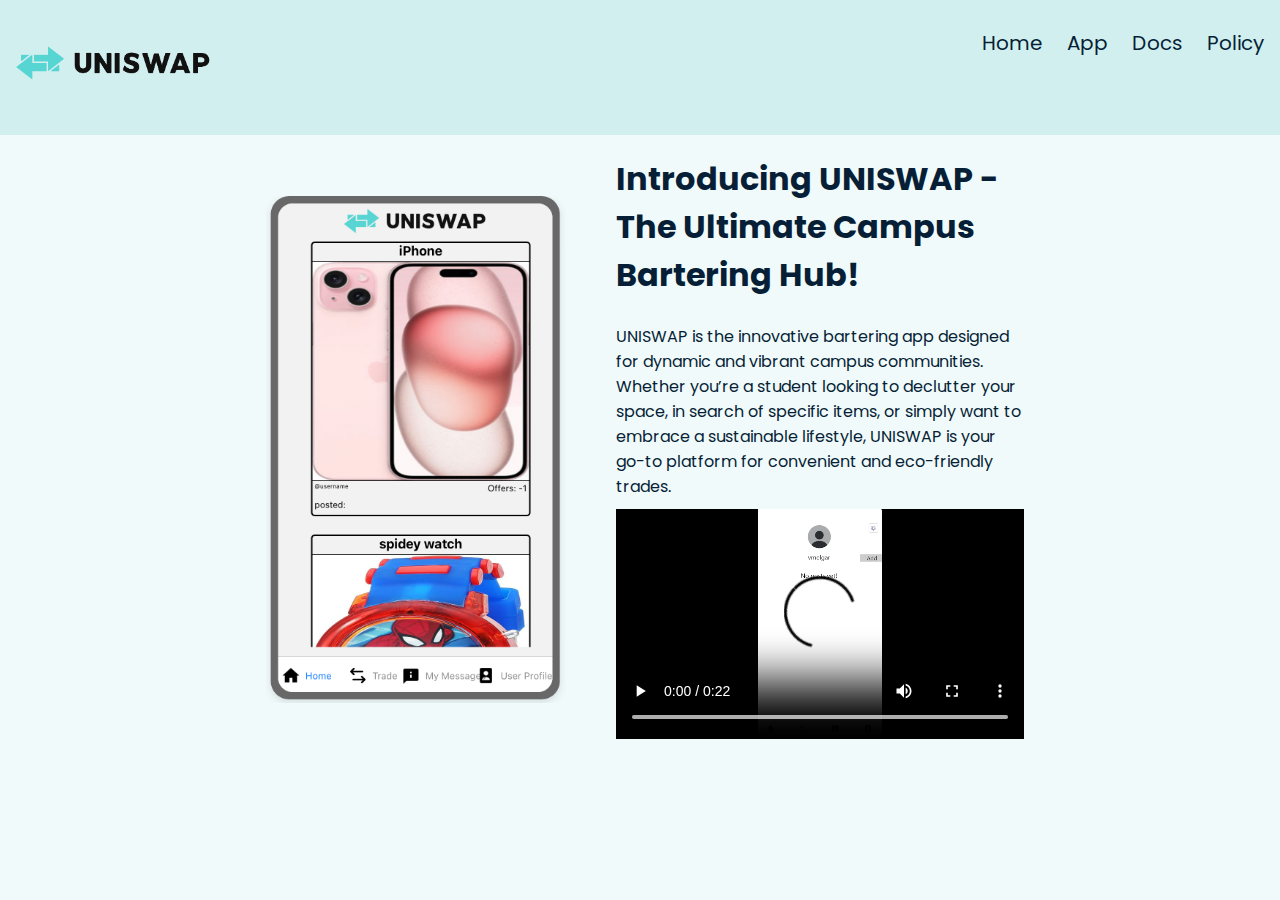
<file: docs/index.html>
<!DOCTYPE html>
<html lang="en">
    <head>
        <meta charset="UTF-8">
        <meta name="viewport" content="width=device-width, initial-scale=1.0">
        <title>UNISWAP</title>
        <link href="styles/style.css" rel="stylesheet" type="text/css" />
        <style>
            @import url('https://fonts.googleapis.com/css2?family=Poppins&display=swap');
        </style>
    </head>
    <body>
        <div class="navbar">
            <img id="logo" src="images/uniswap_logo_transparent.png" width="200" alt="UNISWAP logo with arrows">
            <div class="navlinks">
                <a href="index.html">Home</a>
                <a href="app.html">App</a>
                <a href="docs.html">Docs</a>
                <a href="policy.html">Policy</a>
            </div>
        </div>

        <div class="content">
            <img src="images/feature-graphic.png" id="screenshot">
            <div class="right-content">
                <h1>Introducing UNISWAP - The Ultimate Campus Bartering Hub!</h1>
                <br>
                <p>UNISWAP is the innovative bartering app designed for dynamic and vibrant campus communities. Whether you’re a student looking to declutter your space, in search of specific items, or simply want to embrace a sustainable lifestyle, UNISWAP is your go-to platform for convenient and eco-friendly trades. </p>
                <video autoplay controls>
                    <source src="images/post-create.mp4" type="video/mp4">
                  Your browser does not support the video tag.
                  </video>
            </div>
        </div>

        
    </body>
</html>
</file>
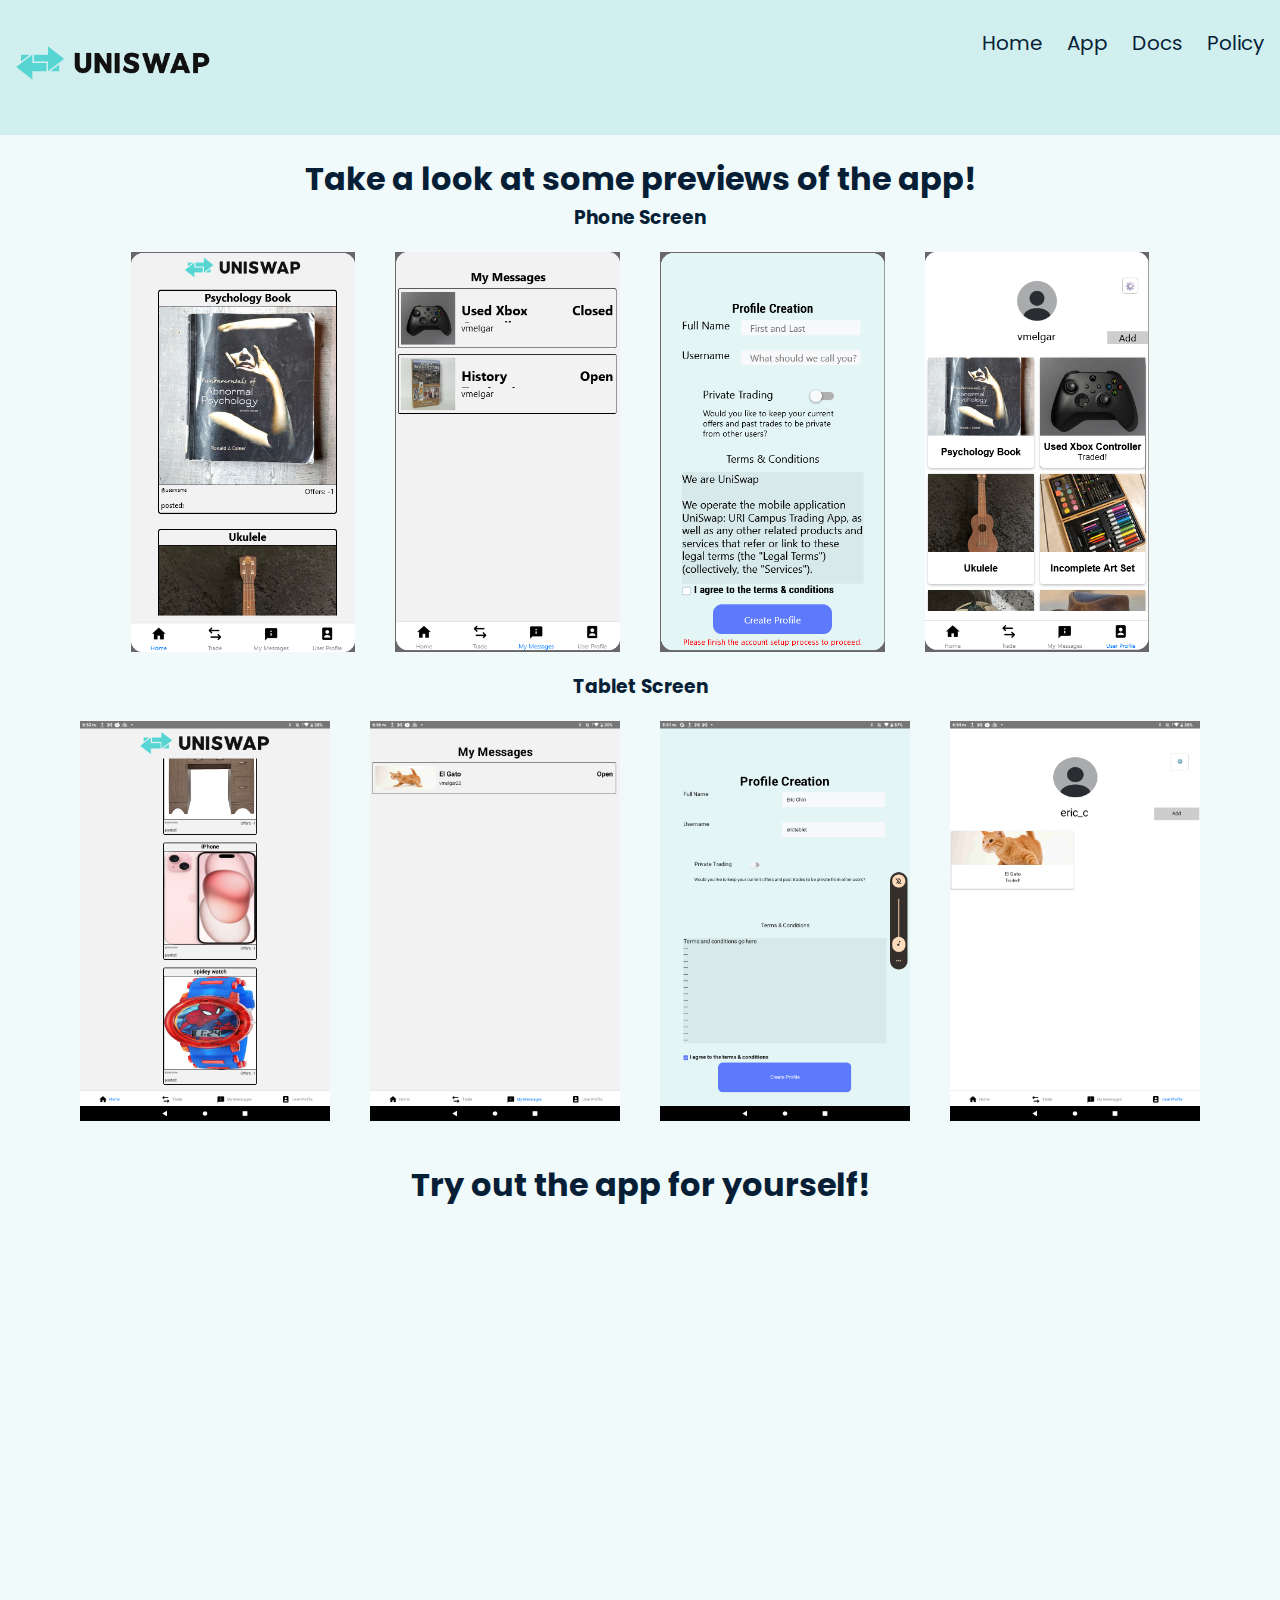
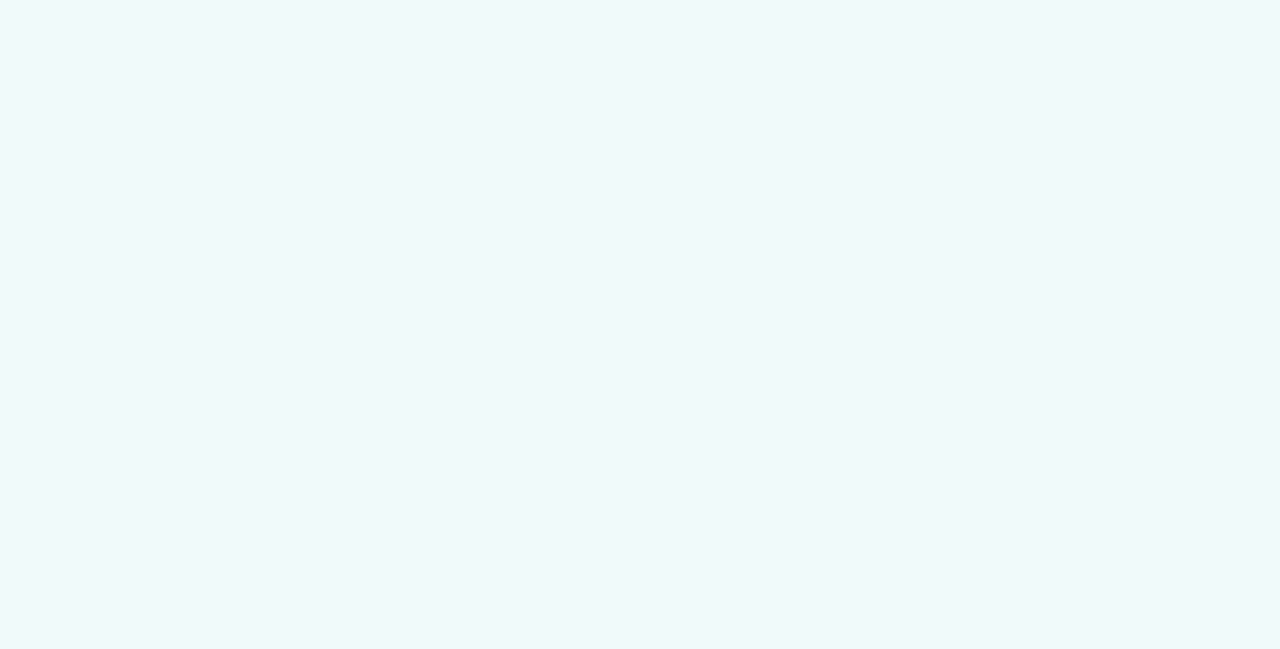
<file: docs/app.html>
<!DOCTYPE html>
<html lang="en">
    <head>
        <meta charset="UTF-8">
        <meta name="viewport" content="width=device-width, initial-scale=1.0">
        <title>UNISWAP App</title>
        <link href="styles/style.css" rel="stylesheet" type="text/css" />
        <style>
            @import url('https://fonts.googleapis.com/css2?family=Poppins&display=swap');
        </style>  
    </head>      
    <body>
        <div class="navbar">
            <img id="logo" src="images/uniswap_logo_transparent.png" width="200" alt="UNISWAP logo with arrows">
            <div class="navlinks">
                <a href="index.html">Home</a>
                <a href="app.html">App</a>
                <a href="docs.html">Docs</a>
                <a href="policy.html">Policy</a>
            </div>
        </div>

        <div id="screenshots">
            <h1>Take a look at some previews of the app!</h1>

            <h3>Phone Screen</h3>
            <div id="phone-screenshots">
                <img src="images/uniswapphone/Home.png" class="phone-screen">
                <img src="images/uniswapphone/messages.png" class="phone-screen">
                <img src="images/uniswapphone/prof-creation.png" class="phone-screen">
                <img src="images/uniswapphone/profile.png" class="phone-screen">
            </div>

            <h3>Tablet Screen</h3>
            <div id="tablet-screenshots">
                <img src="images/uniswaptablet/home.png" class="tablet-screen">
                <img src="images/uniswaptablet/messages.png" class="tablet-screen">
                <img src="images/uniswaptablet/prof-creation.png" class="tablet-screen">
                <img src="images/uniswaptablet/profile.png" class="tablet-screen">
            </div>
        </div>

        <div id="app-content">
            <h1>Try out the app for yourself!</h1>
            <iframe id="web-app" src="https://thunkable.site/w/sCVVhhTfKsmg8AfQndm6o" style="width: 100%; height: 1000px; border: none;"></iframe>
        </div>
        

    </body>
</html>
</file>
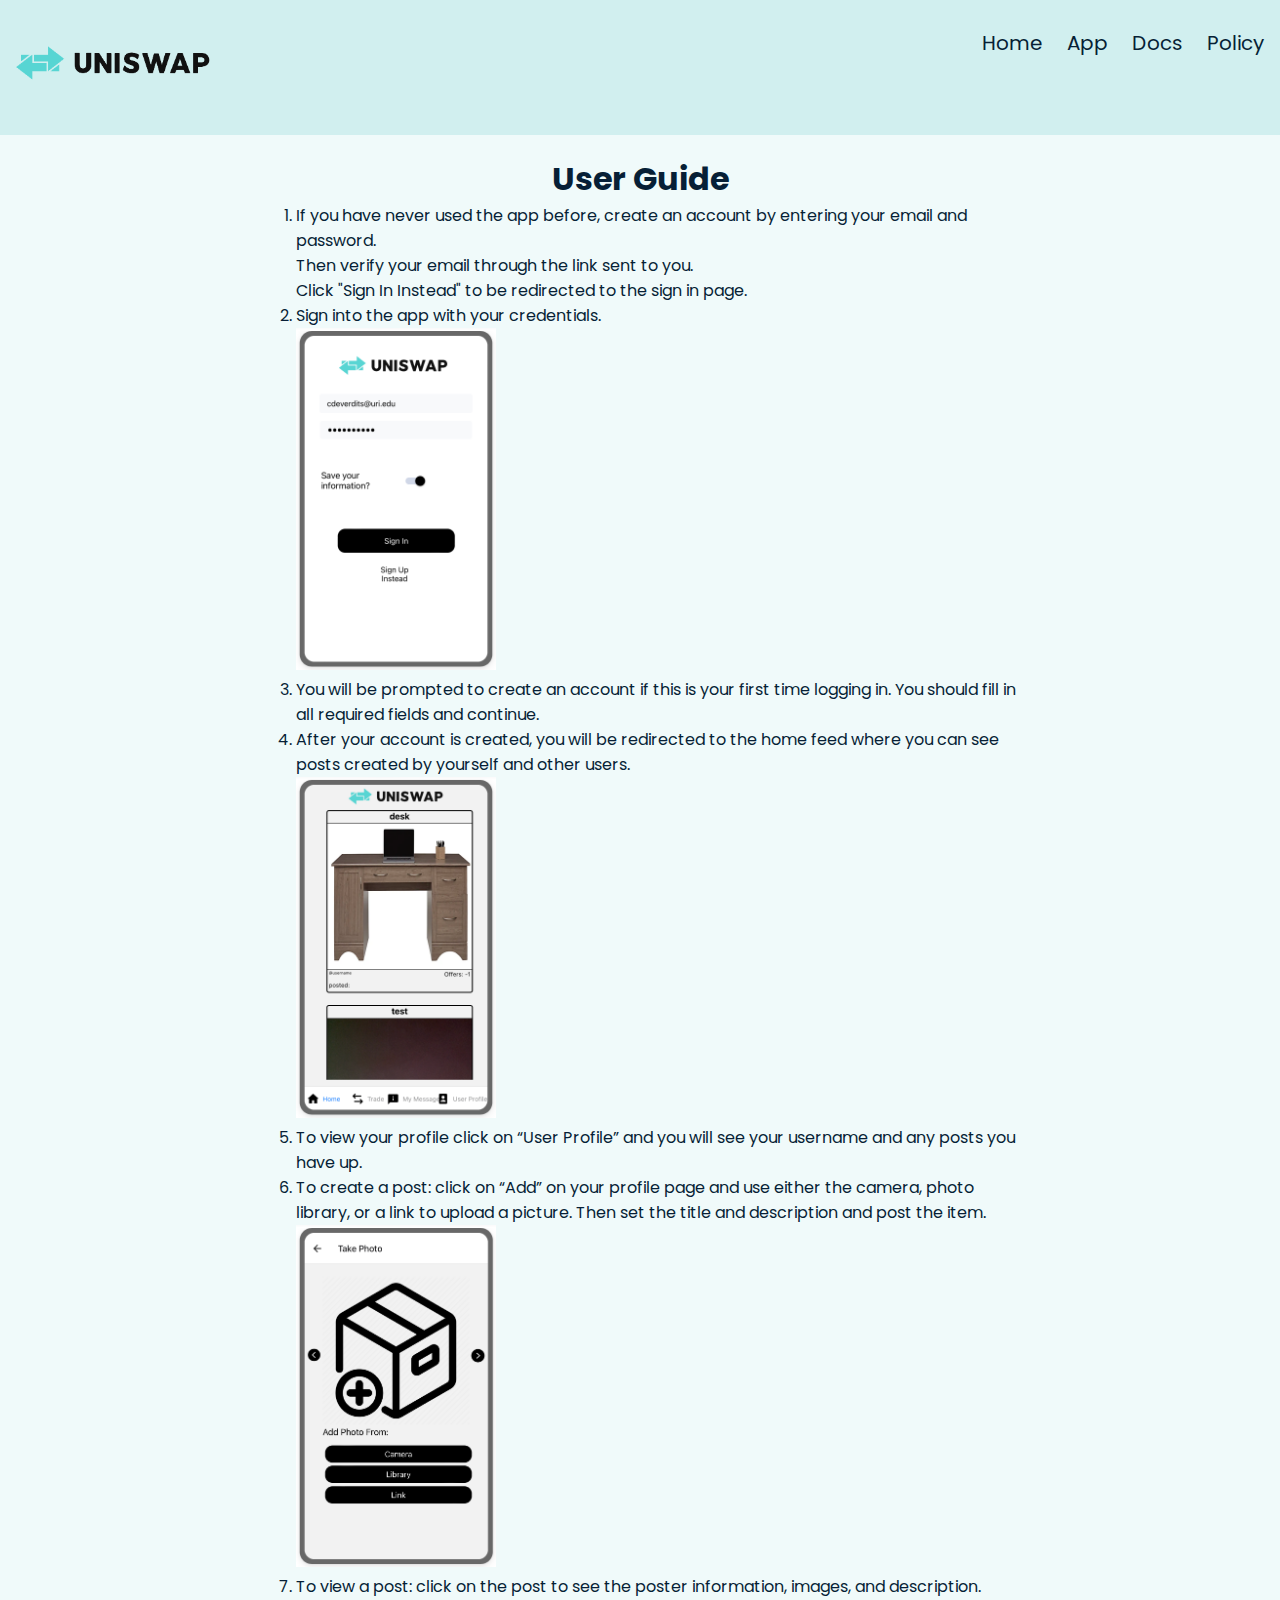
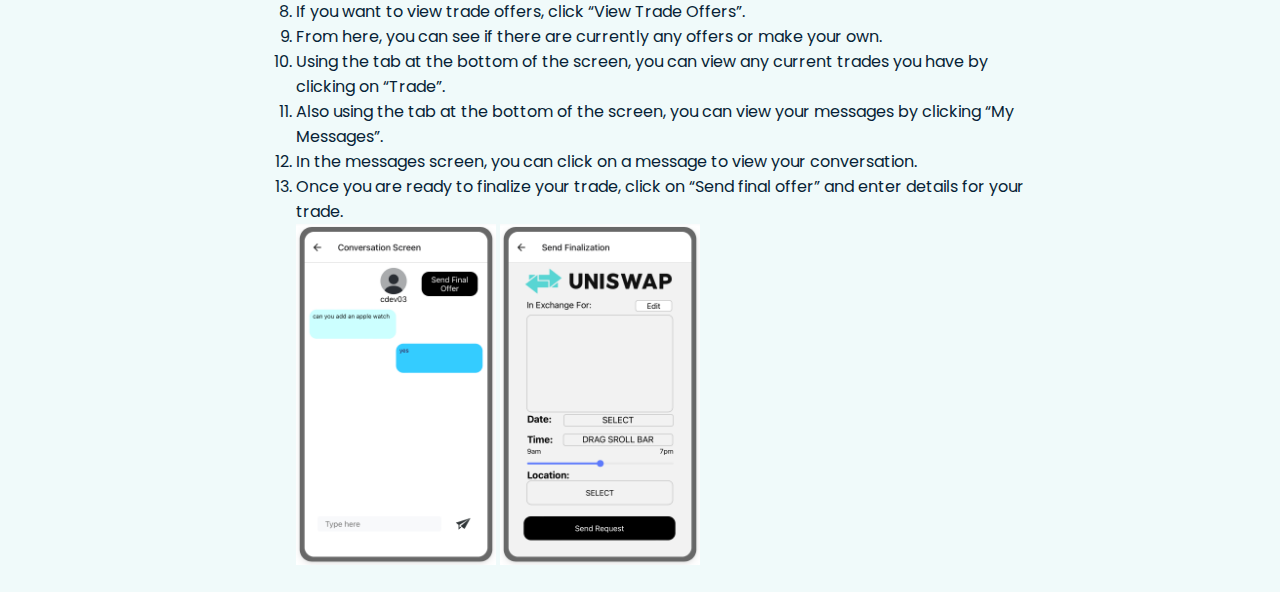
<file: docs/docs.html>
<!DOCTYPE html>
<html lang="en">
    <head>
        <meta charset="UTF-8">
        <meta name="viewport" content="width=device-width, initial-scale=1.0">
        <title>UNISWAP Docs</title>
        <link href="styles/style.css" rel="stylesheet" type="text/css" />
        <style>
            @import url('https://fonts.googleapis.com/css2?family=Poppins&display=swap');
        </style>
    </head>

    <body>
        <div class="navbar">
            <img id="logo" src="images/uniswap_logo_transparent.png" width="200" alt="UNISWAP logo with arrows">
            <div class="navlinks">
                <a href="index.html">Home</a>
                <a href="app.html">App</a>
                <a href="docs.html">Docs</a>
                <a href="policy.html">Policy</a>
            </div>
        </div>

        <div class="content" id="docs">
            <h1>User Guide</h1>
            <ol>
                <li>If you have never used the app before, create an account by entering your email and password.<br>Then verify your email through the link sent to you.<br>Click "Sign In Instead" to be redirected to the sign in page.
                </li>
                <li>Sign into the app with your credentials.</li>
                <img src="images/sign-in.png" class="doc-img">
                <li>You will be prompted to create an account if this is your first time logging in. You should fill in all required fields and continue.
                </li>
                <li>After your account is created, you will be redirected to the home feed where you can see posts created by yourself and other users.</li>
                <img src="images/home.png" class="doc-img">
                <li>To view your profile click on “User Profile” and you will see your username and any posts you have up.</li>
                <li>To create a post: click on “Add” on your profile page and use either the camera, photo library, or a link to upload a picture. Then set the title and description and post the item.
                </li>
                <img src="images/item-create.png" class="doc-img">
                <li>To view a post: click on the post to see the poster information, images, and description. </li>
                <li>If you want to view trade offers, click “View Trade Offers”.</li>
                <li>From here, you can see if there are currently any offers or make your own.</li>
                <li>Using the tab at the bottom of the screen, you can view any current trades you have by clicking on “Trade”.</li>
                <li>Also using the tab at the bottom of the screen, you can view your messages by clicking “My Messages”.</li>
                <li>In the messages screen, you can click on a message to view your conversation.</li>
                <li>Once you are ready to finalize your trade, click on “Send final offer” and enter details for your trade.</li>
                <img src="images/message.png" class="doc-img">
                <img src="images/finalization.png" class="doc-img">
            </ol>
        </div>
        
    </body>
</html>
</file>
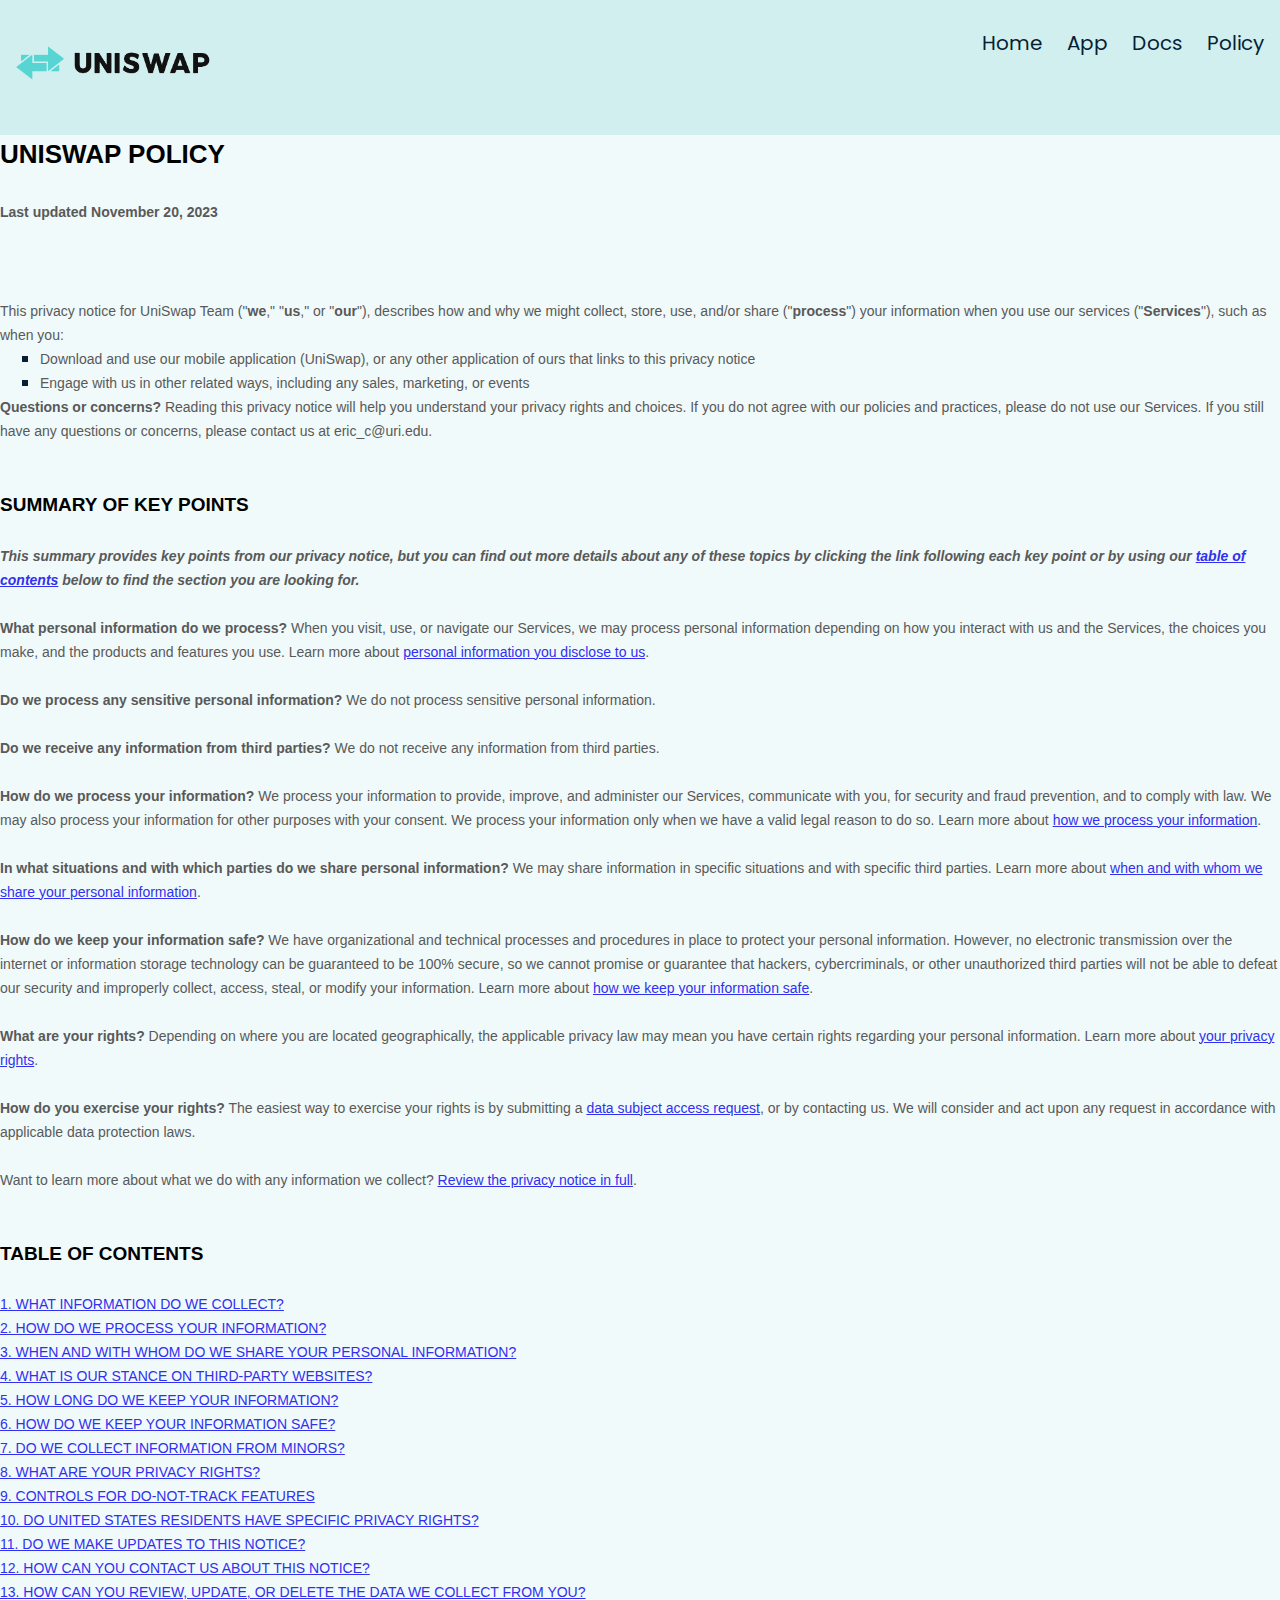
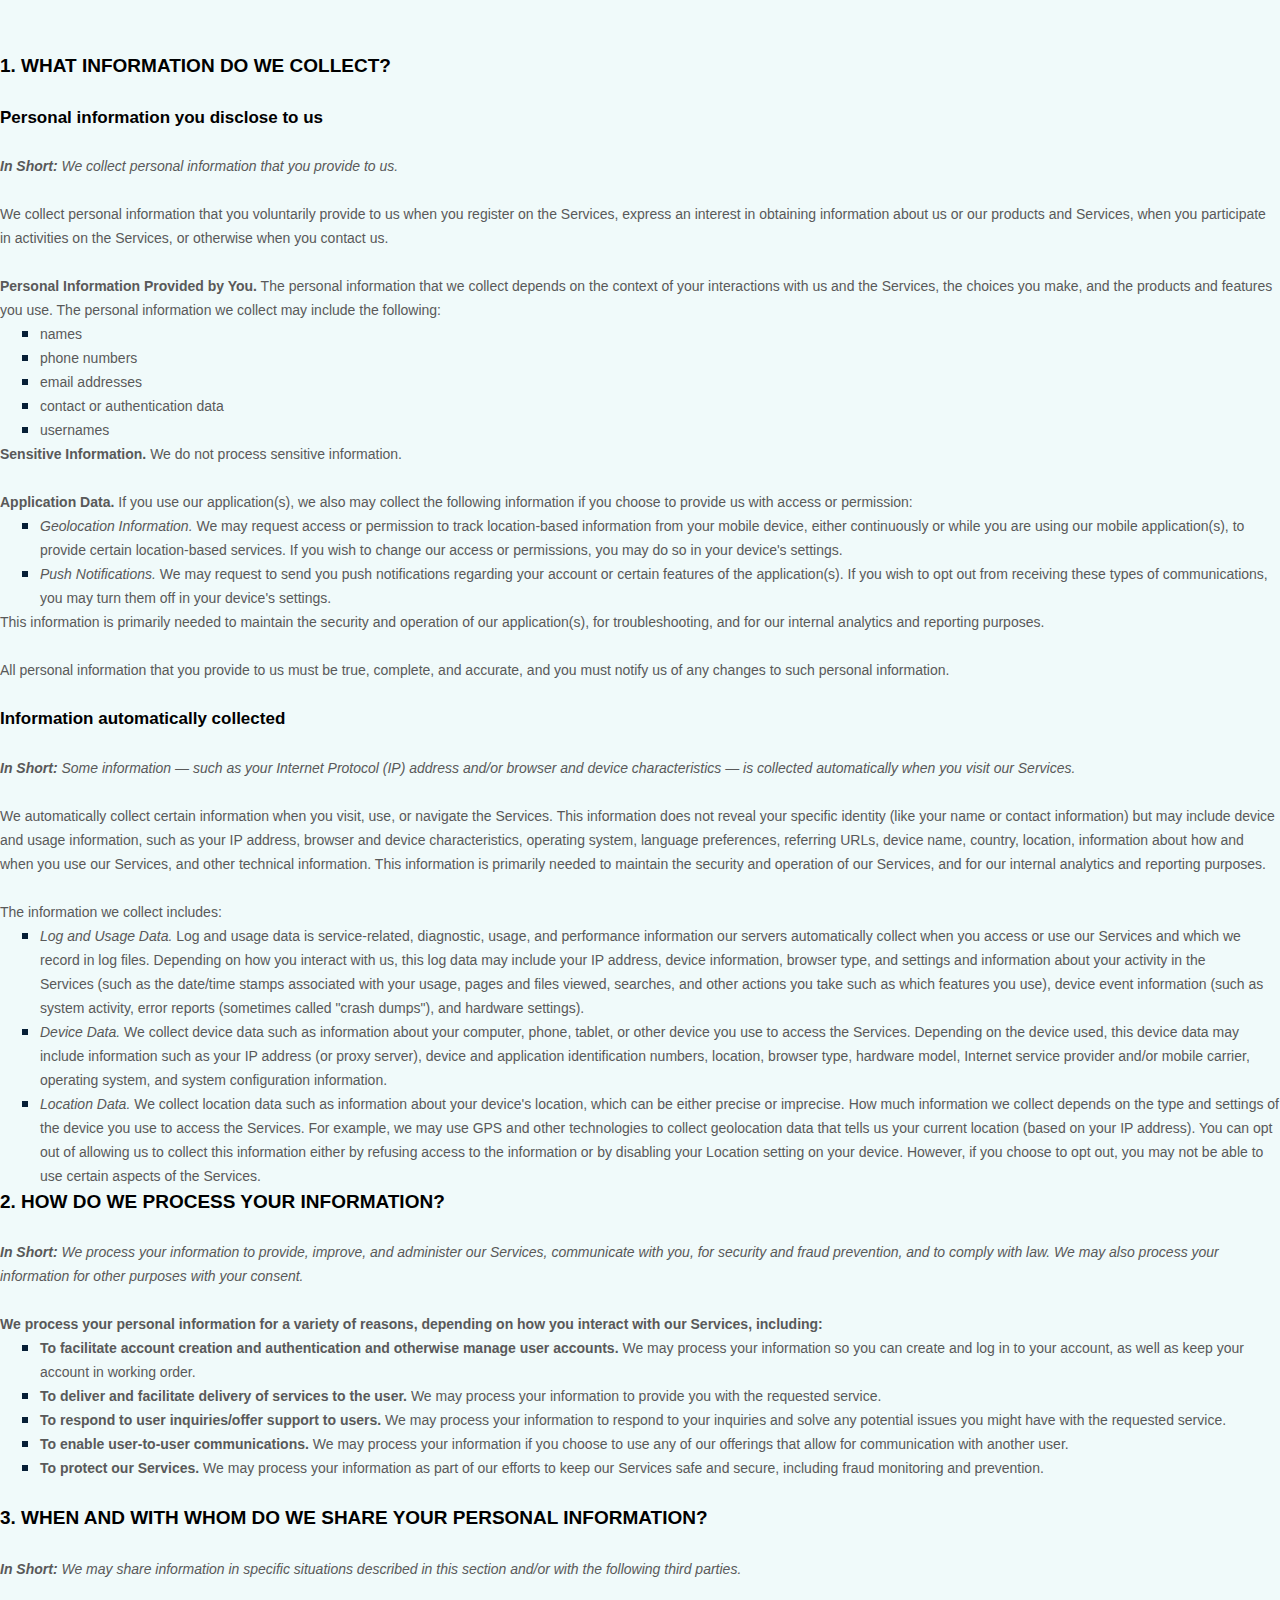
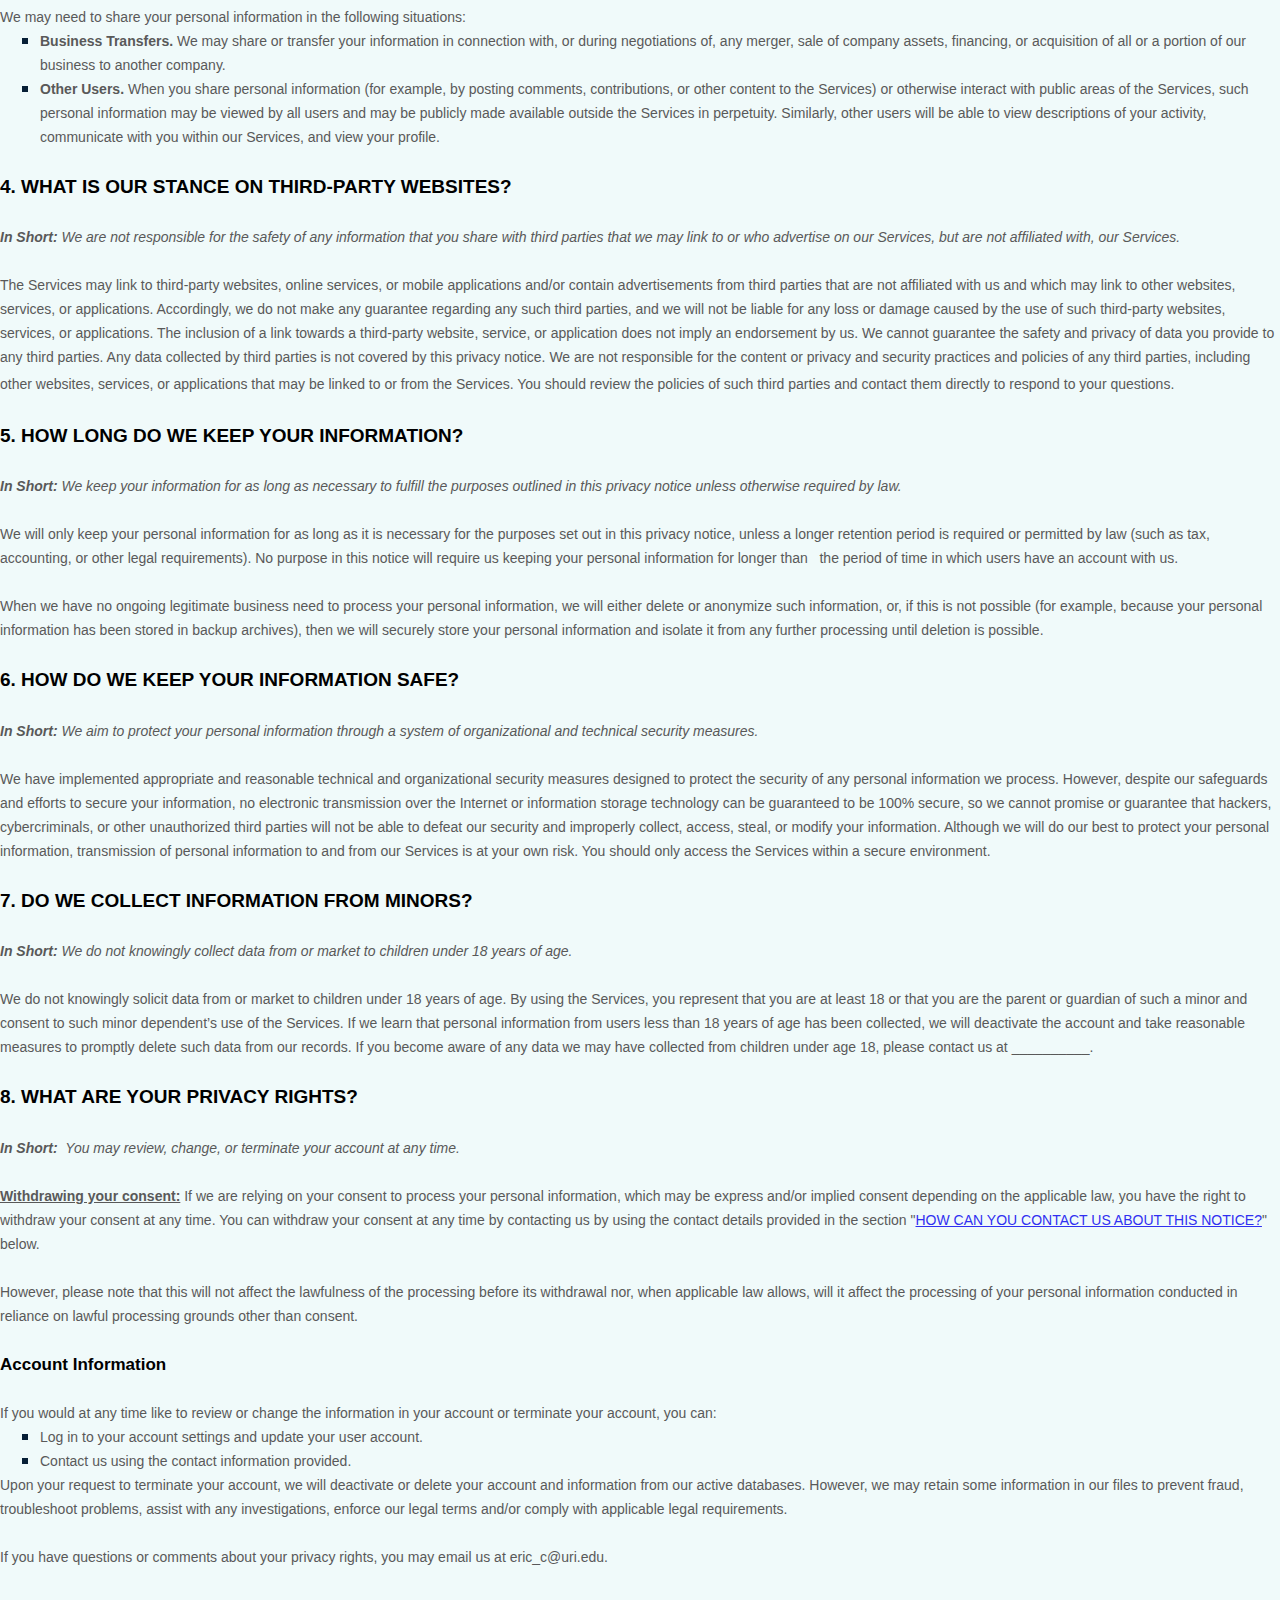
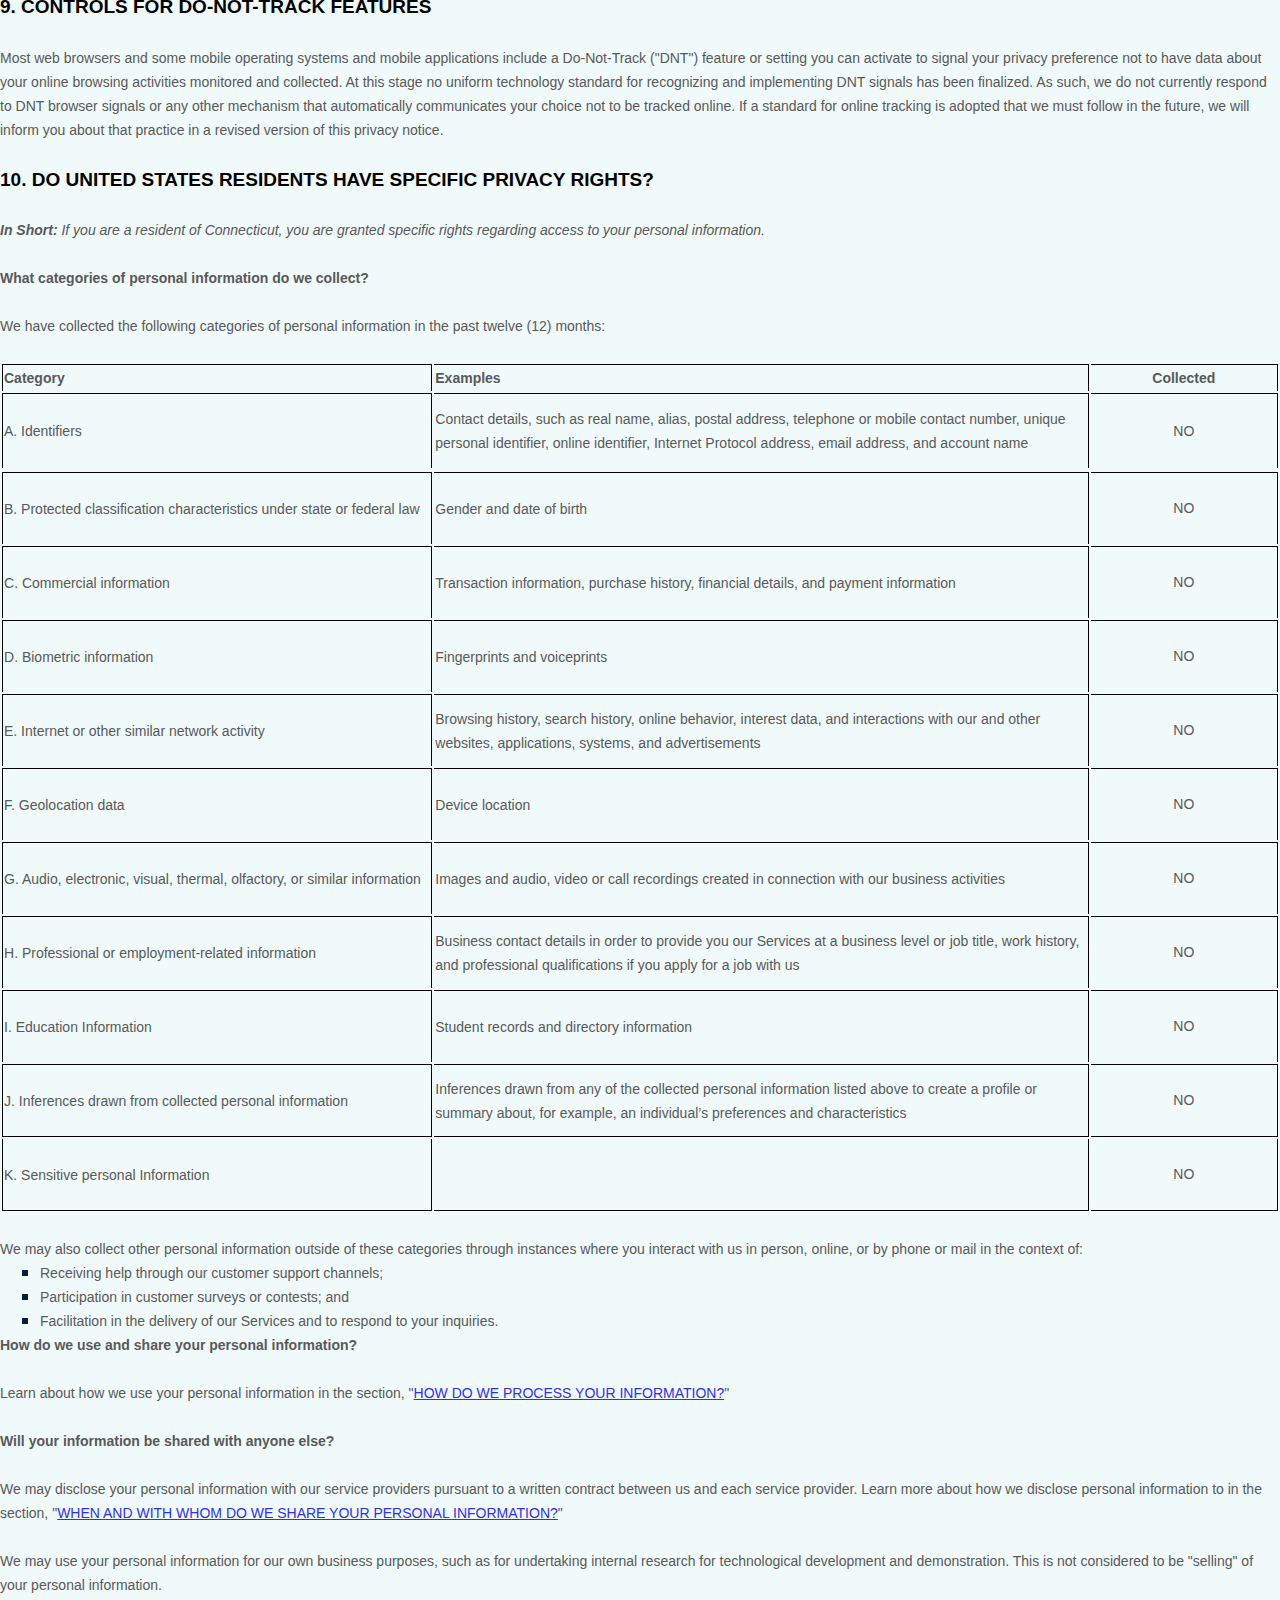
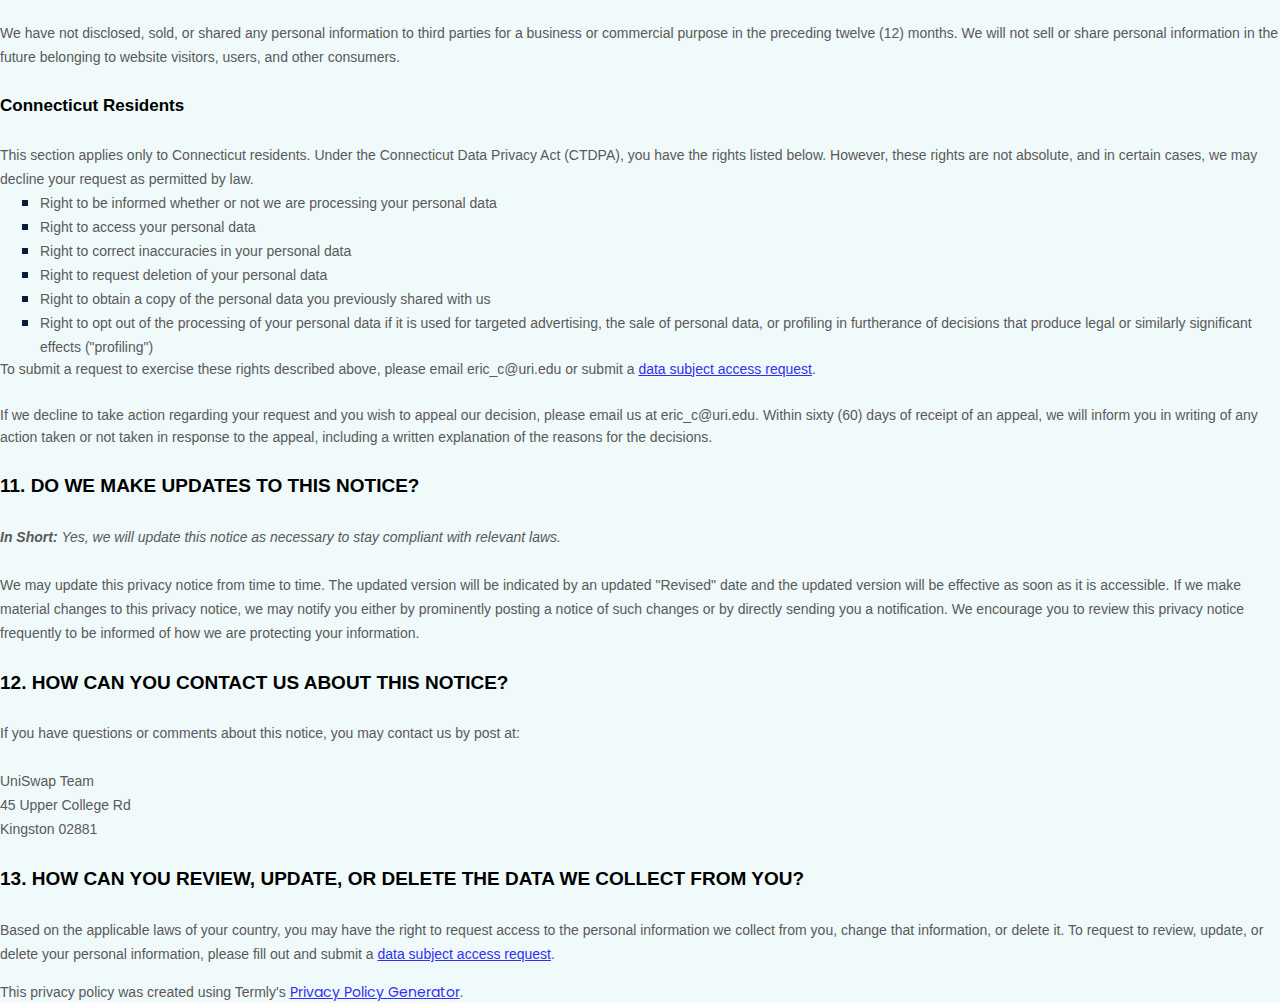
<file: docs/policy.html>
<!DOCTYPE html>
<html lang="en">
        <head>
        <meta charset="UTF-8">
        <meta name="viewport" content="width=device-width, initial-scale=1.0">
        <title>UNISWAP Policy</title>
        <link href="styles/style.css" rel="stylesheet" type="text/css" />
        <style>
                @import url('https://fonts.googleapis.com/css2?family=Poppins&display=swap');
        </style>
        </head>

<body>
    <div class="navbar">
        <img id="logo" src="images/uniswap_logo_transparent.png" width="200" alt="UNISWAP logo with arrows">
        <div class="navlinks">
            <a href="index.html">Home</a>
            <a href="app.html">App</a>
            <a href="docs.html">Docs</a>
            <a href="policy.html">Policy</a>
        </div>
    </div>

    <style>
  [data-custom-class='body'], [data-custom-class='body'] * {
          background: transparent !important;
        }
[data-custom-class='title'], [data-custom-class='title'] * {
          font-family: Arial !important;
font-size: 26px !important;
color: #000000 !important;
        }
[data-custom-class='subtitle'], [data-custom-class='subtitle'] * {
          font-family: Arial !important;
color: #595959 !important;
font-size: 14px !important;
        }
[data-custom-class='heading_1'], [data-custom-class='heading_1'] * {
          font-family: Arial !important;
font-size: 19px !important;
color: #000000 !important;
        }
[data-custom-class='heading_2'], [data-custom-class='heading_2'] * {
          font-family: Arial !important;
font-size: 17px !important;
color: #000000 !important;
        }
[data-custom-class='body_text'], [data-custom-class='body_text'] * {
          color: #595959 !important;
font-size: 14px !important;
font-family: Arial !important;
        }
[data-custom-class='link'], [data-custom-class='link'] * {
          color: #3030F1 !important;
font-size: 14px !important;
font-family: Arial !important;
word-break: break-word !important;
        }
</style>

      <div data-custom-class="body">
      <div><strong><span style="font-size: 26px;"><span data-custom-class="title"><bdt class="block-component"></bdt><bdt class="question">UNISWAP POLICY</bdt><bdt class="statement-end-if-in-editor"></bdt></span></span></strong></div><div><br></div><div><span style="color: rgb(127, 127, 127);"><strong><span style="font-size: 15px;"><span data-custom-class="subtitle">Last updated <bdt class="question">November 20, 2023</bdt></span></span></strong></span></div><div><br></div><div><br></div><div><br></div><div style="line-height: 1.5;"><span style="color: rgb(127, 127, 127);"><span style="color: rgb(89, 89, 89); font-size: 15px;"><span data-custom-class="body_text">This privacy notice for <bdt class="question">UniSwap Team<bdt class="block-component"></bdt></bdt> (<bdt class="block-component"></bdt>"<strong>we</strong>," "<strong>us</strong>," or "<strong>our</strong>"<bdt class="statement-end-if-in-editor"></bdt></span><span data-custom-class="body_text">), describes how and why we might collect, store, use, and/or share (<bdt class="block-component"></bdt>"<strong>process</strong>"<bdt class="statement-end-if-in-editor"></bdt>) your information when you use our services (<bdt class="block-component"></bdt>"<strong>Services</strong>"<bdt class="statement-end-if-in-editor"></bdt>), such as when you:</span></span></span><span style="font-size: 15px;"><span style="color: rgb(127, 127, 127);"><span data-custom-class="body_text"><span style="color: rgb(89, 89, 89);"><span data-custom-class="body_text"><bdt class="block-component"></bdt></span></span></span></span></span></span></span></span></li></ul><div><bdt class="block-component"><span style="font-size: 15px;"><span style="font-size: 15px;"><span style="color: rgb(127, 127, 127);"><span data-custom-class="body_text"><span style="color: rgb(89, 89, 89);"><span data-custom-class="body_text"><bdt class="block-component"></bdt></span></span></span></span></span></span></bdt></div><ul><li style="line-height: 1.5;"><span style="font-size: 15px; color: rgb(89, 89, 89);"><span style="font-size: 15px; color: rgb(89, 89, 89);"><span data-custom-class="body_text">Download and use<bdt class="block-component"></bdt> our mobile application<bdt class="block-component"></bdt> (<bdt class="question">UniSwap)<span style="font-size: 15px; color: rgb(89, 89, 89);"><span style="font-size: 15px; color: rgb(89, 89, 89);"><span data-custom-class="body_text"><span style="font-size: 15px;"><span style="color: rgb(89, 89, 89);"><span data-custom-class="body_text"><span style="font-size: 15px;"><span style="color: rgb(89, 89, 89);"><bdt class="statement-end-if-in-editor">,</bdt></span></span></span></span></span></span></span></span></bdt></span><span data-custom-class="body_text"><span style="font-size: 15px;"><span style="color: rgb(89, 89, 89);"><span data-custom-class="body_text"><span style="font-size: 15px;"><span style="color: rgb(89, 89, 89);"><bdt class="statement-end-if-in-editor"><bdt class="block-component"> or any other application of ours that links to this privacy notice</bdt></bdt></span></span></span></span></span></span></span></span></li></ul><div style="line-height: 1.5;"><span style="font-size: 15px;"><span style="color: rgb(127, 127, 127);"><span data-custom-class="body_text"><span style="color: rgb(89, 89, 89);"><span data-custom-class="body_text"><bdt class="block-component"></bdt></span></span></span></span></span></div><ul><li style="line-height: 1.5;"><span style="font-size: 15px; color: rgb(89, 89, 89);"><span style="font-size: 15px; color: rgb(89, 89, 89);"><span data-custom-class="body_text">Engage with us in other related ways, including any sales, marketing, or events<span style="font-size: 15px;"><span style="color: rgb(89, 89, 89);"><span data-custom-class="body_text"><span style="font-size: 15px;"><span style="color: rgb(89, 89, 89);"><bdt class="statement-end-if-in-editor"></bdt></span></span></span></span></span></span></span></span></li></ul><div style="line-height: 1.5;"><span style="font-size: 15px;"><span style="color: rgb(127, 127, 127);"><span data-custom-class="body_text"><strong>Questions or concerns? </strong>Reading this privacy notice will help you understand your privacy rights and choices. If you do not agree with our policies and practices, please do not use our Services.<bdt class="block-component"></bdt> If you still have any questions or concerns, please contact us at <bdt class="question">eric_c@uri.edu</bdt>.</span></span></span></div><div style="line-height: 1.5;"><br></div><div style="line-height: 1.5;"><br></div><div style="line-height: 1.5;"><strong><span style="font-size: 15px;"><span data-custom-class="heading_1">SUMMARY OF KEY POINTS</span></span></strong></div><div style="line-height: 1.5;"><br></div><div style="line-height: 1.5;"><span style="font-size: 15px;"><span data-custom-class="body_text"><strong><em>This summary provides key points from our privacy notice, but you can find out more details about any of these topics by clicking the link following each key point or by using our </em></strong></span></span><a data-custom-class="link" href="#toc"><span style="color: rgb(0, 58, 250); font-size: 15px;"><span data-custom-class="body_text"><strong><em>table of contents</em></strong></span></span></a><span style="font-size: 15px;"><span data-custom-class="body_text"><strong><em> below to find the section you are looking for.</em></strong></span></span></div><div style="line-height: 1.5;"><br></div><div style="line-height: 1.5;"><span style="font-size: 15px;"><span data-custom-class="body_text"><strong>What personal information do we process?</strong> When you visit, use, or navigate our Services, we may process personal information depending on how you interact with us and the Services, the choices you make, and the products and features you use. Learn more about </span></span><a data-custom-class="link" href="#personalinfo"><span style="color: rgb(0, 58, 250); font-size: 15px;"><span data-custom-class="body_text">personal information you disclose to us</span></span></a><span data-custom-class="body_text">.</span></div><div style="line-height: 1.5;"><br></div><div style="line-height: 1.5;"><span style="font-size: 15px;"><span data-custom-class="body_text"><strong>Do we process any sensitive personal information?</strong> <bdt class="block-component"></bdt>We do not process sensitive personal information.<bdt class="else-block"></bdt></span></span></div><div style="line-height: 1.5;"><br></div><div style="line-height: 1.5;"><span style="font-size: 15px;"><span data-custom-class="body_text"><strong>Do we receive any information from third parties?</strong> <bdt class="block-component"></bdt>We do not receive any information from third parties.<bdt class="else-block"></bdt></span></span></div><div style="line-height: 1.5;"><br></div><div style="line-height: 1.5;"><span style="font-size: 15px;"><span data-custom-class="body_text"><strong>How do we process your information?</strong> We process your information to provide, improve, and administer our Services, communicate with you, for security and fraud prevention, and to comply with law. We may also process your information for other purposes with your consent. We process your information only when we have a valid legal reason to do so. Learn more about </span></span><a data-custom-class="link" href="#infouse"><span style="color: rgb(0, 58, 250); font-size: 15px;"><span data-custom-class="body_text">how we process your information</span></span></a><span data-custom-class="body_text">.</span></div><div style="line-height: 1.5;"><br></div><div style="line-height: 1.5;"><span style="font-size: 15px;"><span data-custom-class="body_text"><strong>In what situations and with which <bdt class="block-component"></bdt>parties do we share personal information?</strong> We may share information in specific situations and with specific <bdt class="block-component"></bdt>third parties. Learn more about </span></span><a data-custom-class="link" href="#whoshare"><span style="color: rgb(0, 58, 250); font-size: 15px;"><span data-custom-class="body_text">when and with whom we share your personal information</span></span></a><span style="font-size: 15px;"><span data-custom-class="body_text">.<bdt class="block-component"></bdt></span></span></div><div style="line-height: 1.5;"><br></div><div style="line-height: 1.5;"><span style="font-size: 15px;"><span data-custom-class="body_text"><strong>How do we keep your information safe?</strong> We have <bdt class="block-component"></bdt>organizational<bdt class="statement-end-if-in-editor"></bdt> and technical processes and procedures in place to protect your personal information. However, no electronic transmission over the internet or information storage technology can be guaranteed to be 100% secure, so we cannot promise or guarantee that hackers, cybercriminals, or other <bdt class="block-component"></bdt>unauthorized<bdt class="statement-end-if-in-editor"></bdt> third parties will not be able to defeat our security and improperly collect, access, steal, or modify your information. Learn more about </span></span><a data-custom-class="link" href="#infosafe"><span style="color: rgb(0, 58, 250); font-size: 15px;"><span data-custom-class="body_text">how we keep your information safe</span></span></a><span data-custom-class="body_text">.</span><span style="font-size: 15px;"><span data-custom-class="body_text"><bdt class="statement-end-if-in-editor"></bdt></span></span></div><div style="line-height: 1.5;"><br></div><div style="line-height: 1.5;"><span style="font-size: 15px;"><span data-custom-class="body_text"><strong>What are your rights?</strong> Depending on where you are located geographically, the applicable privacy law may mean you have certain rights regarding your personal information. Learn more about </span></span><a data-custom-class="link" href="#privacyrights"><span style="color: rgb(0, 58, 250); font-size: 15px;"><span data-custom-class="body_text">your privacy rights</span></span></a><span data-custom-class="body_text">.</span></div><div style="line-height: 1.5;"><br></div><div style="line-height: 1.5;"><span style="font-size: 15px;"><span data-custom-class="body_text"><strong>How do you exercise your rights?</strong> The easiest way to exercise your rights is by <bdt class="block-component">submitting a </bdt></span></span><a data-custom-class="link" href="https://app.termly.io/notify/3afdb1d8-0711-4f2c-8ff8-7a76534ad501" rel="noopener noreferrer" target="_blank"><span style="color: rgb(0, 58, 250); font-size: 15px;"><span data-custom-class="body_text">data subject access request</span></span></a><span style="font-size: 15px;"><span data-custom-class="body_text"><bdt class="block-component"></bdt>, or by contacting us. We will consider and act upon any request in accordance with applicable data protection laws.</span></span></div><div style="line-height: 1.5;"><br></div><div style="line-height: 1.5;"><span style="font-size: 15px;"><span data-custom-class="body_text">Want to learn more about what we do with any information we collect? </span></span><a data-custom-class="link" href="#toc"><span style="color: rgb(0, 58, 250); font-size: 15px;"><span data-custom-class="body_text">Review the privacy notice in full</span></span></a><span style="font-size: 15px;"><span data-custom-class="body_text">.</span></span></div><div style="line-height: 1.5;"><br></div><div style="line-height: 1.5;"><br></div><div id="toc" style="line-height: 1.5;"><span style="font-size: 15px;"><span style="color: rgb(127, 127, 127);"><span style="color: rgb(0, 0, 0);"><strong><span data-custom-class="heading_1">TABLE OF CONTENTS</span></strong></span></span></span></div><div style="line-height: 1.5;"><br></div><div style="line-height: 1.5;"><span style="font-size: 15px;"><a data-custom-class="link" href="#infocollect"><span style="color: rgb(0, 58, 250);">1. WHAT INFORMATION DO WE COLLECT?</span></a></span></div><div style="line-height: 1.5;"><span style="font-size: 15px;"><a data-custom-class="link" href="#infouse"><span style="color: rgb(0, 58, 250);">2. HOW DO WE PROCESS YOUR INFORMATION?<bdt class="block-component"></bdt></span></a></span></div><div style="line-height: 1.5;"><span style="font-size: 15px;"><span style="color: rgb(0, 58, 250);"><a data-custom-class="link" href="#whoshare">3. WHEN AND WITH WHOM DO WE SHARE YOUR PERSONAL INFORMATION?</a></span><span data-custom-class="body_text"><bdt class="block-component"></bdt></span></span></div><div style="line-height: 1.5;"><span style="color: rgb(0, 58, 250); font-size: 15px;"><a data-custom-class="link" href="#3pwebsites">4. WHAT IS OUR STANCE ON THIRD-PARTY WEBSITES?<bdt class="statement-end-if-in-editor"></bdt></a><span style="color: rgb(127, 127, 127);"><span style="color: rgb(89, 89, 89);"><span data-custom-class="body_text"><span style="color: rgb(89, 89, 89);"><bdt class="block-component"></bdt></span></span><span data-custom-class="body_text"><span style="color: rgb(89, 89, 89);"><span style="color: rgb(89, 89, 89);"><span style="color: rgb(89, 89, 89);"><bdt class="block-component"></bdt></span></span><bdt class="block-component"></bdt></span></span></span></span></span></div><div style="line-height: 1.5;"><span style="font-size: 15px;"><a data-custom-class="link" href="#inforetain"><span style="color: rgb(0, 58, 250);">5. HOW LONG DO WE KEEP YOUR INFORMATION?</span></a><span style="color: rgb(127, 127, 127);"><span style="color: rgb(89, 89, 89);"><span data-custom-class="body_text"><span style="color: rgb(89, 89, 89);"><span style="color: rgb(89, 89, 89);"><bdt class="block-component"></bdt></span></span></span></span></span></span></div><div style="line-height: 1.5;"><span style="font-size: 15px;"><a data-custom-class="link" href="#infosafe"><span style="color: rgb(0, 58, 250);">6. HOW DO WE KEEP YOUR INFORMATION SAFE?</span></a><span style="color: rgb(127, 127, 127);"><span style="color: rgb(89, 89, 89);"><span data-custom-class="body_text"><span style="color: rgb(89, 89, 89);"><bdt class="statement-end-if-in-editor"></bdt><bdt class="block-component"></bdt></span></span></span></span></span></div><div style="line-height: 1.5;"><span style="font-size: 15px;"><a data-custom-class="link" href="#infominors"><span style="color: rgb(0, 58, 250);">7. DO WE COLLECT INFORMATION FROM MINORS?</span></a><span style="color: rgb(127, 127, 127);"><span style="color: rgb(89, 89, 89);"><span data-custom-class="body_text"><span style="color: rgb(89, 89, 89);"><bdt class="statement-end-if-in-editor"></bdt></span></span></span></span></span></div><div style="line-height: 1.5;"><span style="font-size: 15px;"><span style="color: rgb(0, 58, 250);"><a data-custom-class="link" href="#privacyrights">8. WHAT ARE YOUR PRIVACY RIGHTS?</a></span></span></div><div style="line-height: 1.5;"><span style="font-size: 15px;"><a data-custom-class="link" href="#DNT"><span style="color: rgb(0, 58, 250);">9. CONTROLS FOR DO-NOT-TRACK FEATURES<bdt class="block-component"></bdt></span></a></span></div><div style="line-height: 1.5;"><span style="font-size: 15px;"><a data-custom-class="link" href="#uslaws"><span style="color: rgb(0, 58, 250);">10. DO UNITED STATES RESIDENTS HAVE SPECIFIC PRIVACY RIGHTS?</span></a></span><bdt class="block-component"><span style="font-size: 15px;"><span data-custom-class="body_text"></span></bdt></span></div><div style="line-height: 1.5;"><bdt class="block-component"><span style="font-size: 15px;"></bdt><bdt class="block-component"></bdt><bdt class="block-component"></bdt><bdt class="block-component"></bdt><bdt class="block-component"></bdt><bdt class="block-component"></bdt><bdt class="block-component"></bdt><bdt class="block-component"></bdt><bdt class="block-component"></bdt><bdt class="block-component"></span></bdt></div><div style="line-height: 1.5;"><span style="font-size: 15px;"><a data-custom-class="link" href="#policyupdates"><span style="color: rgb(0, 58, 250);">11. DO WE MAKE UPDATES TO THIS NOTICE?</span></a></span></div><div style="line-height: 1.5;"><a data-custom-class="link" href="#contact"><span style="color: rgb(0, 58, 250); font-size: 15px;">12. HOW CAN YOU CONTACT US ABOUT THIS NOTICE?</span></a></div><div style="line-height: 1.5;"><a data-custom-class="link" href="#request"><span style="color: rgb(0, 58, 250);">13. HOW CAN YOU REVIEW, UPDATE, OR DELETE THE DATA WE COLLECT FROM YOU?</span></a></div><div style="line-height: 1.5;"><br></div><div style="line-height: 1.5;"><br></div><div id="infocollect" style="line-height: 1.5;"><span style="color: rgb(0, 0, 0);"><span style="color: rgb(0, 0, 0); font-size: 15px;"><span style="font-size: 15px; color: rgb(0, 0, 0);"><span style="font-size: 15px; color: rgb(0, 0, 0);"><span id="control" style="color: rgb(0, 0, 0);"><strong><span data-custom-class="heading_1">1. WHAT INFORMATION DO WE COLLECT?</span></strong></span></span></span></span></span></div><div style="line-height: 1.5;"><br></div><div id="personalinfo" style="line-height: 1.5;"><span data-custom-class="heading_2" style="color: rgb(0, 0, 0);"><span style="font-size: 15px;"><strong>Personal information you disclose to us</strong></span></span></div><div><div><br></div><div style="line-height: 1.5;"><span style="color: rgb(127, 127, 127);"><span style="color: rgb(89, 89, 89); font-size: 15px;"><span data-custom-class="body_text"><span style="font-size: 15px; color: rgb(89, 89, 89);"><span style="font-size: 15px; color: rgb(89, 89, 89);"><span data-custom-class="body_text"><strong><em>In Short:</em></strong></span></span></span></span><span data-custom-class="body_text"><span style="font-size: 15px; color: rgb(89, 89, 89);"><span style="font-size: 15px; color: rgb(89, 89, 89);"><span data-custom-class="body_text"><strong><em> </em></strong><em>We collect personal information that you provide to us.</em></span></span></span></span></span></span></div></div><div style="line-height: 1.5;"><br></div><div style="line-height: 1.5;"><span style="font-size: 15px; color: rgb(89, 89, 89);"><span style="font-size: 15px; color: rgb(89, 89, 89);"><span data-custom-class="body_text">We collect personal information that you voluntarily provide to us when you <span style="font-size: 15px;"><bdt class="block-component"></bdt></span>register on the Services, </span><span style="font-size: 15px;"><span data-custom-class="body_text"><span style="font-size: 15px;"><bdt class="statement-end-if-in-editor"></bdt></span></span><span data-custom-class="body_text">express an interest in obtaining information about us or our products and Services, when you participate in activities on the Services, or otherwise when you contact us.</span></span></span></span></div><div style="line-height: 1.5;"><br></div><div style="line-height: 1.5;"><span style="font-size: 15px; color: rgb(89, 89, 89);"><span style="font-size: 15px; color: rgb(89, 89, 89);"><span data-custom-class="body_text"><span style="font-size: 15px;"><bdt class="block-component"></bdt></span></span></span></span></div><div style="line-height: 1.5;"><span style="font-size: 15px; color: rgb(89, 89, 89);"><span style="font-size: 15px; color: rgb(89, 89, 89);"><span data-custom-class="body_text"><strong>Personal Information Provided by You.</strong> The personal information that we collect depends on the context of your interactions with us and the Services, the choices you make, and the products and features you use. The personal information we collect may include the following:<span style="font-size: 15px;"><span data-custom-class="body_text"><bdt class="forloop-component"></bdt></span></span></span></span></span></div><ul><li style="line-height: 1.5;"><span style="font-size: 15px; color: rgb(89, 89, 89);"><span style="font-size: 15px; color: rgb(89, 89, 89);"><span data-custom-class="body_text"><span style="font-size: 15px;"><span data-custom-class="body_text"><bdt class="question">names</bdt></span></span></span></span></span></li></ul><div style="line-height: 1.5;"><span style="font-size: 15px; color: rgb(89, 89, 89);"><span style="font-size: 15px; color: rgb(89, 89, 89);"><span data-custom-class="body_text"><span style="font-size: 15px;"><span data-custom-class="body_text"><bdt class="forloop-component"></bdt></span></span></span></span></span></div><ul><li style="line-height: 1.5;"><span style="font-size: 15px; color: rgb(89, 89, 89);"><span style="font-size: 15px; color: rgb(89, 89, 89);"><span data-custom-class="body_text"><span style="font-size: 15px;"><span data-custom-class="body_text"><bdt class="question">phone numbers</bdt></span></span></span></span></span></li></ul><div style="line-height: 1.5;"><span style="font-size: 15px; color: rgb(89, 89, 89);"><span style="font-size: 15px; color: rgb(89, 89, 89);"><span data-custom-class="body_text"><span style="font-size: 15px;"><span data-custom-class="body_text"><bdt class="forloop-component"></bdt></span></span></span></span></span></div><ul><li style="line-height: 1.5;"><span style="font-size: 15px; color: rgb(89, 89, 89);"><span style="font-size: 15px; color: rgb(89, 89, 89);"><span data-custom-class="body_text"><span style="font-size: 15px;"><span data-custom-class="body_text"><bdt class="question">email addresses</bdt></span></span></span></span></span></li></ul><div style="line-height: 1.5;"><span style="font-size: 15px; color: rgb(89, 89, 89);"><span style="font-size: 15px; color: rgb(89, 89, 89);"><span data-custom-class="body_text"><span style="font-size: 15px;"><span data-custom-class="body_text"><bdt class="forloop-component"></bdt></span></span></span></span></span></div><ul><li style="line-height: 1.5;"><span style="font-size: 15px; color: rgb(89, 89, 89);"><span style="font-size: 15px; color: rgb(89, 89, 89);"><span data-custom-class="body_text"><span style="font-size: 15px;"><span data-custom-class="body_text"><bdt class="question">contact or authentication data</bdt></span></span></span></span></span></li></ul><div style="line-height: 1.5;"><span style="font-size: 15px; color: rgb(89, 89, 89);"><span style="font-size: 15px; color: rgb(89, 89, 89);"><span data-custom-class="body_text"><span style="font-size: 15px;"><span data-custom-class="body_text"><bdt class="forloop-component"></bdt></span></span></span></span></span></div><ul><li style="line-height: 1.5;"><span style="font-size: 15px; color: rgb(89, 89, 89);"><span style="font-size: 15px; color: rgb(89, 89, 89);"><span data-custom-class="body_text"><span style="font-size: 15px;"><span data-custom-class="body_text"><bdt class="question">usernames</bdt></span></span></span></span></span></li></ul><div style="line-height: 1.5;"><span style="font-size: 15px; color: rgb(89, 89, 89);"><span style="font-size: 15px; color: rgb(89, 89, 89);"><span data-custom-class="body_text"><span style="font-size: 15px;"><span data-custom-class="body_text"><bdt class="forloop-component"></bdt></span><span data-custom-class="body_text"><bdt class="statement-end-if-in-editor"></bdt></span></span></span></span></span></div><div id="sensitiveinfo" style="line-height: 1.5;"><span style="font-size: 15px;"><span data-custom-class="body_text"><strong>Sensitive Information.</strong> <bdt class="block-component"></bdt>We do not process sensitive information.</span></span></div><div style="line-height: 1.5;"><br></div><div style="line-height: 1.5;"><span style="font-size: 15px;"><span data-custom-class="body_text"><bdt class="else-block"></bdt></span></span><span style="font-size: 15px; color: rgb(89, 89, 89);"><span style="font-size: 15px; color: rgb(89, 89, 89);"><span data-custom-class="body_text"><span style="font-size: 15px;"><span data-custom-class="body_text"><bdt class="block-component"><bdt class="block-component"></bdt></bdt></span></span></span></span><bdt class="block-component"><bdt class="block-component"></bdt></bdt></div><div style="line-height: 1.5;"><span data-custom-class="body_text"><span style="font-size: 15px;"><strong>Application Data.</strong> If you use our application(s), we also may collect the following information if you choose to provide us with access or permission:<bdt class="block-component"></bdt></span></span></div><ul><li style="line-height: 1.5;"><span data-custom-class="body_text"><span style="font-size: 15px;"><em>Geolocation Information.</em> We may request access or permission to track location-based information from your mobile device, either continuously or while you are using our mobile application(s), to provide certain location-based services. If you wish to change our access or permissions, you may do so in your device's settings.<bdt class="statement-end-if-in-editor"></bdt></span></span></li></ul><div style="line-height: 1.5;"><bdt class="block-component"><span style="font-size: 15px;"><span data-custom-class="body_text"></bdt></span></span></li></ul><div style="line-height: 1.5;"><bdt class="block-component"><span style="font-size: 15px;"><span data-custom-class="body_text"></bdt></span></span></li></ul><div style="line-height: 1.5;"><bdt class="block-component"><span style="font-size: 15px;"><span data-custom-class="body_text"></span></span></bdt></div><ul><li style="line-height: 1.5;"><span style="font-size: 15px;"><span data-custom-class="body_text"><em>Push Notifications.</em> We may request to send you push notifications regarding your account or certain features of the application(s). If you wish to opt out from receiving these types of communications, you may turn them off in your device's settings.<bdt class="statement-end-if-in-editor"></bdt></span></span></li></ul><div style="line-height: 1.5;"><span style="font-size: 15px;"><span data-custom-class="body_text">This information is primarily needed to maintain the security and operation of our application(s), for troubleshooting, and for our internal analytics and reporting purposes.</span></span></div><div style="line-height: 1.5;"><br></div><div style="line-height: 1.5;"><bdt class="statement-end-if-in-editor"><span style="font-size: 15px;"><span data-custom-class="body_text"></span></span></bdt></div><div style="line-height: 1.5;"><span style="font-size: 15px; color: rgb(89, 89, 89);"><span style="font-size: 15px; color: rgb(89, 89, 89);"><span data-custom-class="body_text">All personal information that you provide to us must be true, complete, and accurate, and you must notify us of any changes to such personal information.</span></span></span></div><div style="line-height: 1.5;"><br></div><div style="line-height: 1.5;"><span style="font-size: 15px; color: rgb(89, 89, 89);"><span style="font-size: 15px; color: rgb(89, 89, 89);"><span data-custom-class="body_text"><bdt class="block-component"></bdt></span></span></span></div><div style="line-height: 1.5;"><span data-custom-class="heading_2" style="color: rgb(0, 0, 0);"><span style="font-size: 15px;"><strong>Information automatically collected</strong></span></span></div><div><div><br></div><div style="line-height: 1.5;"><span style="color: rgb(127, 127, 127);"><span style="color: rgb(89, 89, 89); font-size: 15px;"><span data-custom-class="body_text"><span style="font-size: 15px; color: rgb(89, 89, 89);"><span style="font-size: 15px; color: rgb(89, 89, 89);"><span data-custom-class="body_text"><strong><em>In Short:</em></strong></span></span></span></span><span data-custom-class="body_text"><span style="font-size: 15px; color: rgb(89, 89, 89);"><span style="font-size: 15px; color: rgb(89, 89, 89);"><span data-custom-class="body_text"><strong><em> </em></strong><em>Some information — such as your Internet Protocol (IP) address and/or browser and device characteristics — is collected automatically when you visit our Services.</em></span></span></span></span></span></span></div></div><div style="line-height: 1.5;"><br></div><div style="line-height: 1.5;"><span style="font-size: 15px; color: rgb(89, 89, 89);"><span style="font-size: 15px; color: rgb(89, 89, 89);"><span data-custom-class="body_text">We automatically collect certain information when you visit, use, or navigate the Services. This information does not reveal your specific identity (like your name or contact information) but may include device and usage information, such as your IP address, browser and device characteristics, operating system, language preferences, referring URLs, device name, country, location, information about how and when you use our Services, and other technical information. This information is primarily needed to maintain the security and operation of our Services, and for our internal analytics and reporting purposes.</span></span></span></div><div style="line-height: 1.5;"><br></div><div style="line-height: 1.5;"><span style="font-size: 15px; color: rgb(89, 89, 89);"><span style="font-size: 15px; color: rgb(89, 89, 89);"><span data-custom-class="body_text"><bdt class="block-component"></span></bdt></span><span data-custom-class="body_text"><bdt class="block-component"></bdt></span></span></span></div><div style="line-height: 1.5;"><span style="font-size: 15px; color: rgb(89, 89, 89);"><span style="font-size: 15px; color: rgb(89, 89, 89);"><span data-custom-class="body_text">The information we collect includes:<bdt class="block-component"></bdt></span></span></span></div><ul><li style="line-height: 1.5;"><span style="font-size: 15px; color: rgb(89, 89, 89);"><span style="font-size: 15px; color: rgb(89, 89, 89);"><span data-custom-class="body_text"><em>Log and Usage Data.</em> Log and usage data is service-related, diagnostic, usage, and performance information our servers automatically collect when you access or use our Services and which we record in log files. Depending on how you interact with us, this log data may include your IP address, device information, browser type, and settings and information about your activity in the Services<span style="font-size: 15px;"> </span>(such as the date/time stamps associated with your usage, pages and files viewed, searches, and other actions you take such as which features you use), device event information (such as system activity, error reports (sometimes called <bdt class="block-component"></bdt>"crash dumps"<bdt class="statement-end-if-in-editor"></bdt>), and hardware settings).<span style="font-size: 15px;"><span style="color: rgb(89, 89, 89);"><span data-custom-class="body_text"><span style="font-size: 15px;"><span style="color: rgb(89, 89, 89);"><bdt class="statement-end-if-in-editor"></bdt></span></span></span></span></span></span></span></span></li></ul><div style="line-height: 1.5;"><bdt class="block-component"><span style="font-size: 15px;"><span data-custom-class="body_text"></span></span></bdt></div><ul><li style="line-height: 1.5;"><span style="font-size: 15px; color: rgb(89, 89, 89);"><span style="font-size: 15px; color: rgb(89, 89, 89);"><span data-custom-class="body_text"><em>Device Data.</em> We collect device data such as information about your computer, phone, tablet, or other device you use to access the Services. Depending on the device used, this device data may include information such as your IP address (or proxy server), device and application identification numbers, location, browser type, hardware model, Internet service provider and/or mobile carrier, operating system, and system configuration information.<span style="font-size: 15px;"><span style="color: rgb(89, 89, 89);"><span data-custom-class="body_text"><span style="font-size: 15px;"><span style="color: rgb(89, 89, 89);"><bdt class="statement-end-if-in-editor"></bdt></span></span></span></span></span></span></span></span></li></ul><div style="line-height: 1.5;"><bdt class="block-component"><span style="font-size: 15px;"><span data-custom-class="body_text"></span></span></bdt></div><ul><li style="line-height: 1.5;"><span style="font-size: 15px; color: rgb(89, 89, 89);"><span style="font-size: 15px; color: rgb(89, 89, 89);"><span data-custom-class="body_text"><em>Location Data.</em> We collect location data such as information about your device's location, which can be either precise or imprecise. How much information we collect depends on the type and settings of the device you use to access the Services. For example, we may use GPS and other technologies to collect geolocation data that tells us your current location (based on your IP address). You can opt out of allowing us to collect this information either by refusing access to the information or by disabling your Location setting on your device. However, if you choose to opt out, you may not be able to use certain aspects of the Services.<span style="font-size: 15px;"><span style="color: rgb(89, 89, 89);"><span data-custom-class="body_text"><span style="font-size: 15px;"><span style="color: rgb(89, 89, 89);"><bdt class="statement-end-if-in-editor"></bdt></span></span></span></span></span></span></span></span></li></ul><div><bdt class="block-component"><span style="font-size: 15px;"></bdt></bdt><bdt class="statement-end-if-in-editor"></bdt></bdt></span><span data-custom-class="body_text"><span style="color: rgb(89, 89, 89); font-size: 15px;"><span data-custom-class="body_text"><span style="color: rgb(89, 89, 89); font-size: 15px;"><span data-custom-class="body_text"><bdt class="statement-end-if-in-editor"><bdt class="block-component"></bdt></bdt></span></span></span></span></bdt></span></span></span></span></span></span></span></span><span style="font-size: 15px;"><span data-custom-class="body_text"><bdt class="block-component"></bdt></span></span></div><div id="infouse" style="line-height: 1.5;"><span style="color: rgb(127, 127, 127);"><span style="color: rgb(89, 89, 89); font-size: 15px;"><span style="font-size: 15px; color: rgb(89, 89, 89);"><span style="font-size: 15px; color: rgb(89, 89, 89);"><span id="control" style="color: rgb(0, 0, 0);"><strong><span data-custom-class="heading_1">2. HOW DO WE PROCESS YOUR INFORMATION?</span></strong></span></span></span></span></span></div><div><div style="line-height: 1.5;"><br></div><div style="line-height: 1.5;"><span style="color: rgb(127, 127, 127);"><span style="color: rgb(89, 89, 89); font-size: 15px;"><span data-custom-class="body_text"><span style="font-size: 15px; color: rgb(89, 89, 89);"><span style="font-size: 15px; color: rgb(89, 89, 89);"><span data-custom-class="body_text"><strong><em>In Short: </em></strong><em>We process your information to provide, improve, and administer our Services, communicate with you, for security and fraud prevention, and to comply with law. We may also process your information for other purposes with your consent.</em></span></span></span></span></span></span></div></div><div style="line-height: 1.5;"><br></div><div style="line-height: 1.5;"><span style="font-size: 15px; color: rgb(89, 89, 89);"><span style="font-size: 15px; color: rgb(89, 89, 89);"><span data-custom-class="body_text"><strong>We process your personal information for a variety of reasons, depending on how you interact with our Services, including:</strong><bdt class="block-component"></bdt></span></span></span></div><ul><li style="line-height: 1.5;"><span style="font-size: 15px; color: rgb(89, 89, 89);"><span style="font-size: 15px; color: rgb(89, 89, 89);"><span data-custom-class="body_text"><strong>To facilitate account creation and authentication and otherwise manage user accounts. </strong>We may process your information so you can create and log in to your account, as well as keep your account in working order.<span style="font-size: 15px; color: rgb(89, 89, 89);"><span style="font-size: 15px; color: rgb(89, 89, 89);"><span data-custom-class="body_text"><span style="font-size: 15px;"><span style="color: rgb(89, 89, 89);"><span data-custom-class="body_text"><span style="font-size: 15px;"><span style="color: rgb(89, 89, 89);"><span data-custom-class="body_text"><bdt class="statement-end-if-in-editor"></bdt></span></span></span></span></span></span></span></span></span></span></span></span></li></ul><div style="line-height: 1.5;"><span style="font-size: 15px; color: rgb(89, 89, 89);"><span style="font-size: 15px; color: rgb(89, 89, 89);"><span data-custom-class="body_text"><bdt class="block-component"></bdt></span></span></span></div><ul><li style="line-height: 1.5;"><span style="font-size: 15px; color: rgb(89, 89, 89);"><span style="font-size: 15px; color: rgb(89, 89, 89);"><span data-custom-class="body_text"><strong>To deliver and facilitate delivery of services to the user. </strong>We may process your information to provide you with the requested service.<span style="font-size: 15px; color: rgb(89, 89, 89);"><span style="font-size: 15px; color: rgb(89, 89, 89);"><span data-custom-class="body_text"><span style="font-size: 15px; color: rgb(89, 89, 89);"><span style="font-size: 15px; color: rgb(89, 89, 89);"><span data-custom-class="body_text"><span style="font-size: 15px;"><span style="color: rgb(89, 89, 89);"><span data-custom-class="body_text"><span style="font-size: 15px;"><span style="color: rgb(89, 89, 89);"><span data-custom-class="body_text"><bdt class="statement-end-if-in-editor"></bdt></span></span></span></span></span></span></span></span></span></span></span></span></span></span></span></li></ul><div style="line-height: 1.5;"><span style="font-size: 15px; color: rgb(89, 89, 89);"><span style="font-size: 15px; color: rgb(89, 89, 89);"><span data-custom-class="body_text"><bdt class="block-component"></bdt></span></span></span></span></span></span></span></span></span></span></span></span></span></span></span></span></span></span></span></span></span></li></ul><div style="line-height: 1.5;"><span style="font-size: 15px; color: rgb(89, 89, 89);"><span style="font-size: 15px; color: rgb(89, 89, 89);"><span data-custom-class="body_text"><bdt class="block-component"></bdt></span></span></span></div><ul><li style="line-height: 1.5;"><span style="font-size: 15px; color: rgb(89, 89, 89);"><span style="font-size: 15px; color: rgb(89, 89, 89);"><span data-custom-class="body_text"><strong>To respond to user inquiries/offer support to users. </strong>We may process your information to respond to your inquiries and solve any potential issues you might have with the requested service.<span style="font-size: 15px; color: rgb(89, 89, 89);"><span style="font-size: 15px; color: rgb(89, 89, 89);"><span data-custom-class="body_text"><span style="font-size: 15px;"><span style="color: rgb(89, 89, 89);"><span data-custom-class="body_text"><span style="font-size: 15px;"><span style="color: rgb(89, 89, 89);"><span data-custom-class="body_text"><bdt class="statement-end-if-in-editor"></bdt></span></span></span></span></span></span></span></span></span></span></span></span></li></ul><div style="line-height: 1.5;"><span style="font-size: 15px; color: rgb(89, 89, 89);"><span style="font-size: 15px; color: rgb(89, 89, 89);"><span data-custom-class="body_text"><bdt class="block-component"></bdt></span></span></span></li></ul><div style="line-height: 1.5;"><bdt class="block-component"><span style="font-size: 15px;"></bdt></span></span></span></span></span></span></li></ul><div style="line-height: 1.5;"><bdt class="block-component"><span style="font-size: 15px;"></bdt></span></span></span></span></span></span></span></span></span></li></ul><div style="line-height: 1.5;"><bdt class="block-component"><span style="font-size: 15px;"></bdt></span></span></span></span></span></span></span></span></span></span></span></span></li></ul><div style="line-height: 1.5;"><bdt class="block-component"><span style="font-size: 15px;"><span data-custom-class="body_text"></span></span></bdt></li></ul><p style="font-size: 15px; line-height: 1.5;"><bdt class="block-component"><span style="font-size: 15px;"></span></bdt></p><ul><li style="line-height: 1.5;"><span style="font-size: 15px;"><span style="color: rgb(89, 89, 89);"><span style="color: rgb(89, 89, 89);"><span data-custom-class="body_text"><strong>To enable user-to-user communications. </strong>We may process your information if you choose to use any of our offerings that allow for communication with another user.<span style="color: rgb(89, 89, 89);"><span style="color: rgb(89, 89, 89);"><span data-custom-class="body_text"><span style="color: rgb(89, 89, 89);"><span data-custom-class="body_text"><span style="color: rgb(89, 89, 89);"><span data-custom-class="body_text"><bdt class="statement-end-if-in-editor"></bdt></span></span></span></span></span></span></span></span></span></span></span></li></ul><p style="font-size: 15px; line-height: 1.5;"><bdt class="block-component"><span style="font-size: 15px;"></bdt></span></span></span></span></span></span></span></span></span></span></span></li></ul><p style="font-size: 15px; line-height: 1.5;"><bdt class="block-component"></bdt></span></span></span></span></span></span></span></span></span></span></span></li></ul><p style="font-size: 15px; line-height: 1.5;"><bdt class="block-component"></bdt></span></span></span></span></span></span></span></span></span></span></span></li></ul><div style="line-height: 1.5;"><bdt class="block-component"><span style="font-size: 15px;"><span data-custom-class="body_text"></span></bdt></span></li></ul><div style="line-height: 1.5;"><bdt class="block-component"><span style="font-size: 15px;"></bdt></span></span></span></li></ul><div style="line-height: 1.5;"><bdt class="block-component"><span style="font-size: 15px;"></bdt></span></span></span></li></ul><div style="line-height: 1.5;"><span style="font-size: 15px;"><bdt class="block-component"><span data-custom-class="body_text"></bdt></span></span></li></ul><div style="line-height: 1.5;"><bdt class="block-component"><span style="font-size: 15px;"><span data-custom-class="body_text"></bdt></span></span></li></ul><div style="line-height: 1.5;"><bdt class="block-component"><span style="font-size: 15px;"><span data-custom-class="body_text"></span></span></bdt></div><ul><li style="line-height: 1.5;"><span data-custom-class="body_text"><span style="font-size: 15px;"><strong>To protect our Services.</strong> We may process your information as part of our efforts to keep our Services safe and secure, including fraud monitoring and prevention.</span></span><bdt class="statement-end-if-in-editor"><span style="font-size: 15px;"><span data-custom-class="body_text"></span></span></bdt></li></ul><div style="line-height: 1.5;"><bdt class="block-component"><span style="font-size: 15px;"><span data-custom-class="body_text"></span></span></bdt></li></ul><div style="line-height: 1.5;"><bdt class="block-component"><span style="font-size: 15px;"><span data-custom-class="body_text"></span></span></bdt></li></ul><div style="line-height: 1.5;"><bdt class="block-component"><span style="font-size: 15px;"><span data-custom-class="body_text"></span></span></bdt></li></ul><div style="line-height: 1.5;"><bdt class="block-component"><span style="font-size: 15px;"><span data-custom-class="body_text"></span></span></bdt></li></ul><div style="line-height: 1.5;"><bdt class="block-component"><span style="font-size: 15px;"><span data-custom-class="body_text"></span></span></bdt></li></ul><div style="line-height: 1.5;"><bdt class="block-component"><span style="font-size: 15px;"><span data-custom-class="body_text"></bdt></span></span></li></ul><div style="line-height: 1.5;"><bdt class="block-component"><span style="font-size: 15px;"><span data-custom-class="body_text"></bdt></span></span></li></ul><div style="line-height: 1.5;"><bdt class="block-component"><span style="font-size: 15px;"><span data-custom-class="body_text"></bdt></span></span></li></ul><div style="line-height: 1.5;"><bdt class="block-component"><span style="font-size: 15px;"><span data-custom-class="body_text"></span></span></bdt></li></ul><div style="line-height: 1.5;"><bdt class="block-component"><span style="font-size: 15px;"><span data-custom-class="body_text"></span></span></bdt><bdt class="block-component"><span style="font-size: 15px;"><span data-custom-class="body_text"></bdt></span></span><bdt class="block-component"><span style="font-size: 15px;"><span data-custom-class="body_text"></span></span></bdt><bdt class="block-component"><span style="font-size: 15px;"><span data-custom-class="body_text"></span></span></bdt></div><div style="line-height: 1.5;"><br></div><div id="whoshare" style="line-height: 1.5;"><span style="color: rgb(127, 127, 127);"><span style="color: rgb(89, 89, 89); font-size: 15px;"><span style="font-size: 15px; color: rgb(89, 89, 89);"><span style="font-size: 15px; color: rgb(89, 89, 89);"><span id="control" style="color: rgb(0, 0, 0);"><strong><span data-custom-class="heading_1">3. WHEN AND WITH WHOM DO WE SHARE YOUR PERSONAL INFORMATION?</span></strong></span></span></span></span></span></div><div style="line-height: 1.5;"><br></div><div style="line-height: 1.5;"><span style="font-size: 15px; color: rgb(89, 89, 89);"><span style="font-size: 15px; color: rgb(89, 89, 89);"><span data-custom-class="body_text"><strong><em>In Short:</em></strong><em> We may share information in specific situations described in this section and/or with the following <bdt class="block-component"></bdt>third parties.</em></span></span></span></div><div style="line-height: 1.5;"><span style="font-size: 15px; color: rgb(89, 89, 89);"><span style="font-size: 15px; color: rgb(89, 89, 89);"><span data-custom-class="body_text"><bdt class="block-component"></span></div><div style="line-height: 1.5;"><br></div><div style="line-height: 1.5;"><span style="font-size: 15px;"><span data-custom-class="body_text">We <bdt class="block-component"></bdt>may need to share your personal information in the following situations:</span></span></div><ul><li style="line-height: 1.5;"><span style="font-size: 15px;"><span data-custom-class="body_text"><strong>Business Transfers.</strong> We may share or transfer your information in connection with, or during negotiations of, any merger, sale of company assets, financing, or acquisition of all or a portion of our business to another company.</span></span></li></ul><div style="line-height: 1.5;"><span style="font-size: 15px;"><span data-custom-class="body_text"><bdt class="block-component"></bdt></span></span></li></ul><div style="line-height: 1.5;"><span style="font-size: 15px;"><bdt class="block-component"><span data-custom-class="body_text"></span></bdt></span></li></ul><div style="line-height: 1.5;"><bdt class="block-component"><span style="font-size: 15px;"><span data-custom-class="body_text"></span></span></bdt></li></ul><div style="line-height: 1.5;"><bdt class="block-component"><span style="font-size: 15px;"><span data-custom-class="body_text"></span></span></bdt></div><ul><li style="line-height: 1.5;"><span style="font-size: 15px;"><span data-custom-class="body_text"><strong>Other Users.</strong> When you share personal information<bdt class="block-component"></bdt> (for example, by posting comments, contributions, or other content to the Services)<bdt class="statement-end-if-in-editor"></bdt> or otherwise interact with public areas of the Services, such personal information may be viewed by all users and may be publicly made available outside the Services in perpetuity.<bdt class="block-component"></bdt> Similarly, other users will be able to view descriptions of your activity, communicate with you within our Services, and view your profile.<bdt class="statement-end-if-in-editor"></bdt></span></span></li></ul><div style="line-height: 1.5;"><bdt class="block-component"><span style="font-size: 15px;"><span data-custom-class="body_text"></span></span></bdt><span data-custom-class="body_text"><span style="font-size: 15px;"><bdt class="block-component"></bdt></span></span><bdt class="statement-end-if-in-editor"><span style="font-size: 15px;"><span data-custom-class="body_text"></span></span></bdt></li></ul><div style="line-height: 1.5;"><bdt class="block-component"><span style="font-size: 15px;"><span data-custom-class="body_text"></span></span></bdt></div><div style="line-height: 1.5;"><br></div><div style="line-height: 1.5;"><strong><span id="3pwebsites" style="font-size: 15px;"><span data-custom-class="heading_1">4. WHAT IS OUR STANCE ON THIRD-PARTY WEBSITES?</span></span></strong></div><div style="line-height: 1.5;"><br></div><div style="line-height: 1.5;"><span style="font-size: 15px;"><span data-custom-class="body_text"><strong><em>In Short:</em></strong><em> We are not responsible for the safety of any information that you share with third parties that we may link to or who advertise on our Services, but are not affiliated with, our Services.</em></span></span></div><div style="line-height: 1.5;"><br></div><div style="line-height: 1.5;"><span style="font-size: 15px;"><span data-custom-class="body_text">The Services<bdt class="block-component"></bdt><bdt class="block-component"></bdt><bdt class="statement-end-if-in-editor"></bdt> may link to third-party websites, online services, or mobile applications and/or contain advertisements from third parties that are not affiliated with us and which may link to other websites, services, or applications. Accordingly, we do not make any guarantee regarding any such third parties, and we will not be liable for any loss or damage caused by the use of such third-party websites, services, or applications. The inclusion of a link towards a third-party website, service, or application does not imply an endorsement by us. We cannot guarantee the safety and privacy of data you provide to any third parties. Any data collected by third parties is not covered by this privacy notice. We are not responsible for the content or privacy and security practices and policies of any third parties, including other websites, services, or applications that may be linked to or from the Services. You should review the policies of such third parties and contact them directly to respond to your questions.</span></span><bdt class="statement-end-if-in-editor"><span style="font-size: 15px;"><span data-custom-class="body_text"></span></span></bdt><span style="color: rgb(89, 89, 89); font-size: 15px;"><span style="font-size: 15px;"><span style="color: rgb(89, 89, 89);"><span style="font-size: 15px;"><span style="color: rgb(89, 89, 89);"><bdt class="block-component"><span data-custom-class="heading_1"></bdt></span></span></span></span></span></span></span></span><span data-custom-class="body_text"><span style="color: rgb(89, 89, 89); font-size: 15px;"><span style="color: rgb(89, 89, 89); font-size: 15px;"><span style="color: rgb(89, 89, 89); font-size: 15px;"><span style="font-size: 15px;"><span style="color: rgb(89, 89, 89);"><span style="font-size: 15px;"><span style="color: rgb(89, 89, 89);"><span data-custom-class="body_text"><bdt class="block-component"></bdt></span><bdt class="block-component"><span data-custom-class="body_text"><bdt class="block-component"></bdt></span></span></span></span></span></span></span></span></span></span></span></span></span></div><div style="line-height: 1.5;"><br></div><div id="inforetain" style="line-height: 1.5;"><span style="color: rgb(127, 127, 127);"><span style="color: rgb(89, 89, 89); font-size: 15px;"><span style="font-size: 15px; color: rgb(89, 89, 89);"><span style="font-size: 15px; color: rgb(89, 89, 89);"><span id="control" style="color: rgb(0, 0, 0);"><strong><span data-custom-class="heading_1">5. HOW LONG DO WE KEEP YOUR INFORMATION?</span></strong></span></span></span></span></span></div><div style="line-height: 1.5;"><br></div><div style="line-height: 1.5;"><span style="font-size: 15px; color: rgb(89, 89, 89);"><span style="font-size: 15px; color: rgb(89, 89, 89);"><span data-custom-class="body_text"><strong><em>In Short: </em></strong><em>We keep your information for as long as necessary to <bdt class="block-component"></bdt>fulfill<bdt class="statement-end-if-in-editor"></bdt> the purposes outlined in this privacy notice unless otherwise required by law.</em></span></span></span></div><div style="line-height: 1.5;"><br></div><div style="line-height: 1.5;"><span style="font-size: 15px; color: rgb(89, 89, 89);"><span style="font-size: 15px; color: rgb(89, 89, 89);"><span data-custom-class="body_text">We will only keep your personal information for as long as it is necessary for the purposes set out in this privacy notice, unless a longer retention period is required or permitted by law (such as tax, accounting, or other legal requirements).<bdt class="block-component"></bdt> No purpose in this notice will require us keeping your personal information for longer than <span style="font-size: 15px;"><span style="color: rgb(89, 89, 89);"><span data-custom-class="body_text"><bdt class="block-component"></bdt></span></span> </span> <bdt class="block-component"></bdt>the period of time in which users have an account with us<bdt class="block-component"></bdt><span style="font-size: 15px;"><span style="color: rgb(89, 89, 89);"><span data-custom-class="body_text"><bdt class="else-block"></bdt></span></span></span>.</span></span></span></div><div style="line-height: 1.5;"><br></div><div style="line-height: 1.5;"><span style="font-size: 15px; color: rgb(89, 89, 89);"><span style="font-size: 15px; color: rgb(89, 89, 89);"><span data-custom-class="body_text">When we have no ongoing legitimate business need to process your personal information, we will either delete or <bdt class="block-component"></bdt>anonymize<bdt class="statement-end-if-in-editor"></bdt> such information, or, if this is not possible (for example, because your personal information has been stored in backup archives), then we will securely store your personal information and isolate it from any further processing until deletion is possible.<span style="color: rgb(89, 89, 89);"><bdt class="block-component"></bdt></span></span></span></span></div><div style="line-height: 1.5;"><br></div><div id="infosafe" style="line-height: 1.5;"><span style="color: rgb(127, 127, 127);"><span style="color: rgb(89, 89, 89); font-size: 15px;"><span style="font-size: 15px; color: rgb(89, 89, 89);"><span style="font-size: 15px; color: rgb(89, 89, 89);"><span id="control" style="color: rgb(0, 0, 0);"><strong><span data-custom-class="heading_1">6. HOW DO WE KEEP YOUR INFORMATION SAFE?</span></strong></span></span></span></span></span></div><div style="line-height: 1.5;"><br></div><div style="line-height: 1.5;"><span style="font-size: 15px; color: rgb(89, 89, 89);"><span style="font-size: 15px; color: rgb(89, 89, 89);"><span data-custom-class="body_text"><strong><em>In Short: </em></strong><em>We aim to protect your personal information through a system of <bdt class="block-component"></bdt>organizational<bdt class="statement-end-if-in-editor"></bdt> and technical security measures.</em></span></span></span></div><div style="line-height: 1.5;"><br></div><div style="line-height: 1.5;"><span style="font-size: 15px; color: rgb(89, 89, 89);"><span style="font-size: 15px; color: rgb(89, 89, 89);"><span data-custom-class="body_text">We have implemented appropriate and reasonable technical and <bdt class="block-component"></bdt>organizational<bdt class="statement-end-if-in-editor"></bdt> security measures designed to protect the security of any personal information we process. However, despite our safeguards and efforts to secure your information, no electronic transmission over the Internet or information storage technology can be guaranteed to be 100% secure, so we cannot promise or guarantee that hackers, cybercriminals, or other <bdt class="block-component"></bdt>unauthorized<bdt class="statement-end-if-in-editor"></bdt> third parties will not be able to defeat our security and improperly collect, access, steal, or modify your information. Although we will do our best to protect your personal information, transmission of personal information to and from our Services is at your own risk. You should only access the Services within a secure environment.<span style="color: rgb(89, 89, 89);"><bdt class="statement-end-if-in-editor"></bdt></span><span style="color: rgb(89, 89, 89); font-size: 15px;"><span data-custom-class="body_text"><bdt class="block-component"></bdt></span></span></span></span></span></div><div style="line-height: 1.5;"><br></div><div id="infominors" style="line-height: 1.5;"><span style="color: rgb(127, 127, 127);"><span style="color: rgb(89, 89, 89); font-size: 15px;"><span style="font-size: 15px; color: rgb(89, 89, 89);"><span style="font-size: 15px; color: rgb(89, 89, 89);"><span id="control" style="color: rgb(0, 0, 0);"><strong><span data-custom-class="heading_1">7. DO WE COLLECT INFORMATION FROM MINORS?</span></strong></span></span></span></span></span></div><div style="line-height: 1.5;"><br></div><div style="line-height: 1.5;"><span style="font-size: 15px; color: rgb(89, 89, 89);"><span style="font-size: 15px; color: rgb(89, 89, 89);"><span data-custom-class="body_text"><strong><em>In Short:</em></strong><em> We do not knowingly collect data from or market to <bdt class="block-component"></bdt>children under 18 years of age<bdt class="else-block"></bdt>.</em><bdt class="block-component"></bdt></span></span></span></div><div style="line-height: 1.5;"><br></div><div style="line-height: 1.5;"><span style="font-size: 15px; color: rgb(89, 89, 89);"><span style="font-size: 15px; color: rgb(89, 89, 89);"><span data-custom-class="body_text">We do not knowingly solicit data from or market to children under 18 years of age. By using the Services, you represent that you are at least 18 or that you are the parent or guardian of such a minor and consent to such minor dependent’s use of the Services. If we learn that personal information from users less than 18 years of age has been collected, we will deactivate the account and take reasonable measures to promptly delete such data from our records. If you become aware of any data we may have collected from children under age 18, please contact us at <span style="color: rgb(89, 89, 89); font-size: 15px;"><span data-custom-class="body_text"><bdt class="block-component"></bdt><bdt class="question">__________</bdt><bdt class="else-block"></bdt></span></span>.</span><span data-custom-class="body_text"><bdt class="else-block"><bdt class="block-component"></bdt></span></span></span></span></span></span></div><div style="line-height: 1.5;"><br></div><div id="privacyrights" style="line-height: 1.5;"><span style="color: rgb(127, 127, 127);"><span style="color: rgb(89, 89, 89); font-size: 15px;"><span style="font-size: 15px; color: rgb(89, 89, 89);"><span style="font-size: 15px; color: rgb(89, 89, 89);"><span id="control" style="color: rgb(0, 0, 0);"><strong><span data-custom-class="heading_1">8. WHAT ARE YOUR PRIVACY RIGHTS?</span></strong></span></span></span></span></span></div><div style="line-height: 1.5;"><br></div><div style="line-height: 1.5;"><span style="font-size: 15px; color: rgb(89, 89, 89);"><span style="font-size: 15px; color: rgb(89, 89, 89);"><span data-custom-class="body_text"><strong><em>In Short:</em></strong><em> <span style="color: rgb(89, 89, 89);"><span style="font-size: 15px;"><span data-custom-class="body_text"><em><bdt class="block-component"></bdt></em></span></span> </span>You may review, change, or terminate your account at any time.</em><span style="color: rgb(89, 89, 89);"><span style="font-size: 15px;"><bdt class="block-component"><bdt class="block-component"></span></span></span></div><div style="line-height: 1.5;"><br></div><div id="withdrawconsent" style="line-height: 1.5;"><span style="font-size: 15px; color: rgb(89, 89, 89);"><span style="font-size: 15px; color: rgb(89, 89, 89);"><span data-custom-class="body_text"><strong><u>Withdrawing your consent:</u></strong> If we are relying on your consent to process your personal information,<bdt class="block-component"></bdt> which may be express and/or implied consent depending on the applicable law,<bdt class="statement-end-if-in-editor"></bdt> you have the right to withdraw your consent at any time. You can withdraw your consent at any time by contacting us by using the contact details provided in the section <bdt class="block-component"></bdt>"<bdt class="statement-end-if-in-editor"></bdt></span></span></span><a data-custom-class="link" href="#contact"><span style="font-size: 15px; color: rgb(0, 58, 250);"><span style="font-size: 15px; color: rgb(0, 58, 250);"><span data-custom-class="body_text">HOW CAN YOU CONTACT US ABOUT THIS NOTICE?</span></span></span></a><span style="font-size: 15px; color: rgb(89, 89, 89);"><span style="font-size: 15px; color: rgb(89, 89, 89);"><span data-custom-class="body_text"><bdt class="block-component"></bdt>"<bdt class="statement-end-if-in-editor"></bdt> below<bdt class="block-component"></bdt>.</span></span></span></div><div style="line-height: 1.5;"><br></div><div style="line-height: 1.5;"><span style="font-size: 15px;"><span data-custom-class="body_text">However, please note that this will not affect the lawfulness of the processing before its withdrawal nor,<bdt class="block-component"></bdt> when applicable law allows,<bdt class="statement-end-if-in-editor"></bdt> will it affect the processing of your personal information conducted in reliance on lawful processing grounds other than consent.<bdt class="block-component"></bdt></span></span><bdt class="block-component"><span style="font-size: 15px;"><span data-custom-class="body_text"></span></span></bdt></div><div style="line-height: 1.5;"><br></div><div style="line-height: 1.5;"><span style="font-size: 15px;"><span data-custom-class="heading_2"><strong>Account Information</strong></span></span></div><div style="line-height: 1.5;"><br></div><div style="line-height: 1.5;"><span data-custom-class="body_text"><span style="font-size: 15px;">If you would at any time like to review or change the information in your account or terminate your account, you can:<bdt class="forloop-component"></bdt></span></span></div><ul><li style="line-height: 1.5;"><span data-custom-class="body_text"><span style="font-size: 15px;"><bdt class="question">Log in to your account settings and update your user account.</bdt></span></span></li></ul><div style="line-height: 1.5;"><span data-custom-class="body_text"><span style="font-size: 15px;"><bdt class="forloop-component"></bdt></span></span></div><ul><li style="line-height: 1.5;"><span data-custom-class="body_text"><span style="font-size: 15px;"><bdt class="question">Contact us using the contact information provided.</bdt></span></span></li></ul><div style="line-height: 1.5;"><span data-custom-class="body_text"><span style="font-size: 15px;"><bdt class="forloop-component"></bdt></span></span></div><div style="line-height: 1.5;"><span style="font-size: 15px;"><span data-custom-class="body_text">Upon your request to terminate your account, we will deactivate or delete your account and information from our active databases. However, we may retain some information in our files to prevent fraud, troubleshoot problems, assist with any investigations, enforce our legal terms and/or comply with applicable legal requirements.</span></span><bdt class="statement-end-if-in-editor"><span style="font-size: 15px;"><span data-custom-class="body_text"></span></span></bdt><span style="font-size: 15px; color: rgb(89, 89, 89);"><span style="font-size: 15px; color: rgb(89, 89, 89);"><span data-custom-class="body_text"><span style="font-size: 15px;"><span style="color: rgb(89, 89, 89);"><span style="font-size: 15px;"><span style="color: rgb(89, 89, 89);"><span data-custom-class="body_text"><span style="font-size: 15px;"><span style="color: rgb(89, 89, 89);"><bdt class="block-component"></bdt></span></span></span></span></span></span></span></span></span></span></span></span><bdt class="block-component"><span style="font-size: 15px;"><span data-custom-class="body_text"></span></span></bdt></div><div style="line-height: 1.5;"><br></div><div style="line-height: 1.5;"><span data-custom-class="body_text"><span style="font-size: 15px;">If you have questions or comments about your privacy rights, you may email us at <bdt class="question">eric_c@uri.edu</bdt>.</span></span><bdt class="statement-end-if-in-editor"><span style="font-size: 15px;"><span data-custom-class="body_text"></span></span></bdt></div><div style="line-height: 1.5;"><br></div><div id="DNT" style="line-height: 1.5;"><span style="color: rgb(127, 127, 127);"><span style="color: rgb(89, 89, 89); font-size: 15px;"><span style="font-size: 15px; color: rgb(89, 89, 89);"><span style="font-size: 15px; color: rgb(89, 89, 89);"><span id="control" style="color: rgb(0, 0, 0);"><strong><span data-custom-class="heading_1">9. CONTROLS FOR DO-NOT-TRACK FEATURES</span></strong></span></span></span></span></span></div><div style="line-height: 1.5;"><br></div><div style="line-height: 1.5;"><span style="font-size: 15px; color: rgb(89, 89, 89);"><span style="font-size: 15px; color: rgb(89, 89, 89);"><span data-custom-class="body_text">Most web browsers and some mobile operating systems and mobile applications include a Do-Not-Track (<bdt class="block-component"></bdt>"DNT"<bdt class="statement-end-if-in-editor"></bdt>) feature or setting you can activate to signal your privacy preference not to have data about your online browsing activities monitored and collected. At this stage no uniform technology standard for <bdt class="block-component"></bdt>recognizing<bdt class="statement-end-if-in-editor"></bdt> and implementing DNT signals has been <bdt class="block-component"></bdt>finalized<bdt class="statement-end-if-in-editor"></bdt>. As such, we do not currently respond to DNT browser signals or any other mechanism that automatically communicates your choice not to be tracked online. If a standard for online tracking is adopted that we must follow in the future, we will inform you about that practice in a revised version of this privacy notice.<bdt class="block-component"></bdt></span></span></span></div><div style="line-height: 1.5;"><br></div><div id="uslaws" style="line-height: 1.5;"><span style="color: rgb(127, 127, 127);"><span style="color: rgb(89, 89, 89); font-size: 15px;"><span style="font-size: 15px; color: rgb(89, 89, 89);"><span style="font-size: 15px; color: rgb(89, 89, 89);"><span id="control" style="color: rgb(0, 0, 0);"><strong><span data-custom-class="heading_1">10. DO UNITED STATES RESIDENTS HAVE SPECIFIC PRIVACY RIGHTS?</span></strong></span></span></span></span></span></div><div style="line-height: 1.5;"><br></div><div style="line-height: 1.5;"><span style="font-size: 15px; color: rgb(89, 89, 89);"><span style="font-size: 15px; color: rgb(89, 89, 89);"><span data-custom-class="body_text"><strong><em>In Short: </em></strong><em>If you are a resident of <bdt class="forloop-component"></bdt><bdt class="block-component"></bdt><bdt class="forloop-component"></bdt><bdt class="forloop-component"></bdt><bdt class="forloop-component"></bdt> Connecticut<bdt class="forloop-component"></bdt><bdt class="forloop-component"></bdt><bdt class="block-component"></bdt><bdt class="forloop-component"></bdt>, you are granted specific rights regarding access to your personal information.</em></span></span></span></div><div style="line-height: 1.5;"><br></div><div style="line-height: 1.5;"><span style="font-size: 15px; color: rgb(89, 89, 89);"><span style="font-size: 15px; color: rgb(89, 89, 89);"><span data-custom-class="body_text"><strong>What categories of personal information do we collect?</strong></span></span></span></div><div style="line-height: 1.5;"><br></div><div style="line-height: 1.5;"><span style="font-size: 15px; color: rgb(89, 89, 89);"><span style="font-size: 15px; color: rgb(89, 89, 89);"><span data-custom-class="body_text">We have collected the following categories of personal information in the past twelve (12) months:</span></span></span></div><div style="line-height: 1.5;"><br></div><table style="width: 100%;"><tbody><tr><td style="width: 33.8274%; border-left: 1px solid black; border-right: 1px solid black; border-top: 1px solid black;"><span style="font-size: 15px; color: rgb(89, 89, 89);"><span style="font-size: 15px; color: rgb(89, 89, 89);"><span data-custom-class="body_text"><strong>Category</strong></span></span></span></td><td style="width: 51.4385%; border-top: 1px solid black; border-right: 1px solid black;"><span style="font-size: 15px; color: rgb(89, 89, 89);"><span style="font-size: 15px; color: rgb(89, 89, 89);"><span data-custom-class="body_text"><strong>Examples</strong></span></span></span></td><td style="width: 14.9084%; border-right: 1px solid black; border-top: 1px solid black; text-align: center;"><span style="font-size: 15px; color: rgb(89, 89, 89);"><span style="font-size: 15px; color: rgb(89, 89, 89);"><span data-custom-class="body_text"><strong>Collected</strong></span></span></span></td></tr><tr><td style="width: 33.8274%; border-left: 1px solid black; border-right: 1px solid black; border-top: 1px solid black;"><div style="line-height: 1.5;"><span style="font-size: 15px; color: rgb(89, 89, 89);"><span style="font-size: 15px; color: rgb(89, 89, 89);"><span data-custom-class="body_text">A. Identifiers</span></span></span></div></td><td style="width: 51.4385%; border-top: 1px solid black; border-right: 1px solid black;"><div style="line-height: 1.5;"><span style="font-size: 15px; color: rgb(89, 89, 89);"><span style="font-size: 15px; color: rgb(89, 89, 89);"><span data-custom-class="body_text">Contact details, such as real name, alias, postal address, telephone or mobile contact number, unique personal identifier, online identifier, Internet Protocol address, email address, and account name</span></span></span></div></td><td style="width: 14.9084%; text-align: center; vertical-align: middle; border-right: 1px solid black; border-top: 1px solid black;"><div style="line-height: 1.5;"><br></div><div style="line-height: 1.5;"><span style="font-size: 15px; color: rgb(89, 89, 89);"><span style="font-size: 15px; color: rgb(89, 89, 89);"><span data-custom-class="body_text"><bdt class="block-component"><bdt class="block-component"></bdt></bdt>NO<bdt class="statement-end-if-in-editor"><bdt class="block-component"></bdt></span></span></span></div><div style="line-height: 1.5;"><br></div></td></tr></tbody></table><div style="line-height: 1.5;"><bdt class="block-component"></bdt></div><table style="width: 100%;"><tbody><tr><td style="width: 33.8274%; border-left: 1px solid black; border-right: 1px solid black; border-top: 1px solid black;"><div style="line-height: 1.5;"><span style="font-size: 15px; color: rgb(89, 89, 89);"><span style="font-size: 15px; color: rgb(89, 89, 89);"><span data-custom-class="body_text"><bdt class="block-component"></bdt>B<bdt class="statement-end-if-in-editor"></bdt>. Protected classification characteristics under state or federal law</span></span></span></div></td><td style="width: 51.4385%; border-right: 1px solid black; border-top: 1px solid black;"><div style="line-height: 1.5;"><span style="font-size: 15px; color: rgb(89, 89, 89);"><span style="font-size: 15px; color: rgb(89, 89, 89);"><span data-custom-class="body_text">Gender and date of birth</span></span></span></div></td><td style="width: 14.9084%; text-align: center; border-right: 1px solid black; border-top: 1px solid black;"><div style="line-height: 1.5;"><br></div><div data-custom-class="body_text" style="line-height: 1.5;"><bdt class="forloop-component"><span data-custom-class="body_text"><bdt class="block-component"></bdt><bdt class="block-component"></bdt>NO<bdt class="statement-end-if-in-editor"></bdt><bdt class="block-component"></span></bdt></div><div style="line-height: 1.5;"><br></div></td></tr><tr><td style="width: 33.8274%; border-left: 1px solid black; border-right: 1px solid black; border-top: 1px solid black;"><div style="line-height: 1.5;"><span style="font-size: 15px; color: rgb(89, 89, 89);"><span style="font-size: 15px; color: rgb(89, 89, 89);"><span data-custom-class="body_text"><bdt class="block-component"></bdt>C<bdt class="statement-end-if-in-editor"></bdt>. Commercial information</span></span></span></div></td><td style="width: 51.4385%; border-right: 1px solid black; border-top: 1px solid black;"><div style="line-height: 1.5;"><span style="font-size: 15px; color: rgb(89, 89, 89);"><span style="font-size: 15px; color: rgb(89, 89, 89);"><span data-custom-class="body_text">Transaction information, purchase history, financial details, and payment information</span></span></span></div></td><td style="width: 14.9084%; text-align: center; border-right: 1px solid black; border-top: 1px solid black;"><div style="line-height: 1.5;"><br></div><div data-custom-class="body_text" style="line-height: 1.5;"><bdt class="forloop-component"><span data-custom-class="body_text"><bdt class="block-component"></bdt><bdt class="block-component"></bdt>NO<bdt class="statement-end-if-in-editor"><bdt class="block-component"></span></bdt></div><div style="line-height: 1.5;"><br></div></td></tr><tr><td style="width: 33.8274%; border-left: 1px solid black; border-right: 1px solid black; border-top: 1px solid black;"><div style="line-height: 1.5;"><span style="font-size: 15px; color: rgb(89, 89, 89);"><span style="font-size: 15px; color: rgb(89, 89, 89);"><span data-custom-class="body_text"><bdt class="block-component"></bdt>D<bdt class="statement-end-if-in-editor"></bdt>. Biometric information</span></span></span></div></td><td style="width: 51.4385%; border-right: 1px solid black; border-top: 1px solid black;"><div style="line-height: 1.5;"><span style="font-size: 15px; color: rgb(89, 89, 89);"><span style="font-size: 15px; color: rgb(89, 89, 89);"><span data-custom-class="body_text">Fingerprints and voiceprints</span></span></span></div></td><td style="width: 14.9084%; text-align: center; border-right: 1px solid black; border-top: 1px solid black;"><div style="line-height: 1.5;"><br></div><div data-custom-class="body_text" style="line-height: 1.5;"><bdt class="forloop-component"><span data-custom-class="body_text"><bdt class="block-component"><bdt class="block-component">NO</bdt><bdt class="statement-end-if-in-editor"></bdt><bdt class="block-component"></span></bdt></div><div style="line-height: 1.5;"><br></div></td></tr><tr><td style="width: 33.8274%; border-left: 1px solid black; border-right: 1px solid black; border-top: 1px solid black;"><div style="line-height: 1.5;"><span style="font-size: 15px; color: rgb(89, 89, 89);"><span style="font-size: 15px; color: rgb(89, 89, 89);"><span data-custom-class="body_text"><bdt class="block-component"></bdt>E<bdt class="statement-end-if-in-editor"></bdt>. Internet or other similar network activity</span></span></span></div></td><td style="width: 51.4385%; border-right: 1px solid black; border-top: 1px solid black;"><div style="line-height: 1.5;"><span style="font-size: 15px; color: rgb(89, 89, 89);"><span style="font-size: 15px; color: rgb(89, 89, 89);"><span data-custom-class="body_text">Browsing history, search history, online <bdt class="block-component"></bdt>behavior<bdt class="statement-end-if-in-editor"></bdt>, interest data, and interactions with our and other websites, applications, systems, and advertisements</span></span></span></div></td><td style="width: 14.9084%; text-align: center; border-right: 1px solid black; border-top: 1px solid black;"><div style="line-height: 1.5;"><br></div><div data-custom-class="body_text" style="line-height: 1.5;"><bdt class="forloop-component"><span data-custom-class="body_text"><bdt class="block-component"></bdt><bdt class="block-component"></bdt>NO<bdt class="statement-end-if-in-editor"></bdt><bdt class="block-component"></span></bdt></div><div style="line-height: 1.5;"><br></div></td></tr><tr><td style="width: 33.8274%; border-left: 1px solid black; border-right: 1px solid black; border-top: 1px solid black;"><div style="line-height: 1.5;"><span style="font-size: 15px; color: rgb(89, 89, 89);"><span style="font-size: 15px; color: rgb(89, 89, 89);"><span data-custom-class="body_text"><bdt class="block-component"></bdt>F<bdt class="statement-end-if-in-editor"></bdt>. Geolocation data</span></span></span></div></td><td style="width: 51.4385%; border-right: 1px solid black; border-top: 1px solid black;"><div style="line-height: 1.5;"><span style="font-size: 15px; color: rgb(89, 89, 89);"><span style="font-size: 15px; color: rgb(89, 89, 89);"><span data-custom-class="body_text">Device location</span></span></span></div></td><td style="width: 14.9084%; text-align: center; border-right: 1px solid black; border-top: 1px solid black;"><div style="line-height: 1.5;"><br></div><div data-custom-class="body_text" style="line-height: 1.5;"><bdt class="forloop-component"><span data-custom-class="body_text"><bdt class="block-component"></bdt><bdt class="block-component"></bdt>NO<bdt class="statement-end-if-in-editor"></bdt><bdt class="block-component"></span></bdt></div><div style="line-height: 1.5;"><br></div></td></tr><tr><td style="width: 33.8274%; border-left: 1px solid black; border-right: 1px solid black; border-top: 1px solid black;"><div style="line-height: 1.5;"><span style="font-size: 15px; color: rgb(89, 89, 89);"><span style="font-size: 15px; color: rgb(89, 89, 89);"><span data-custom-class="body_text"><bdt class="block-component"></bdt>G<bdt class="statement-end-if-in-editor"></bdt>. Audio, electronic, visual, thermal, olfactory, or similar information</span></span></span></div></td><td style="width: 51.4385%; border-right: 1px solid black; border-top: 1px solid black;"><div style="line-height: 1.5;"><span style="font-size: 15px; color: rgb(89, 89, 89);"><span style="font-size: 15px; color: rgb(89, 89, 89);"><span data-custom-class="body_text">Images and audio, video or call recordings created in connection with our business activities</span></span></span></div></td><td style="width: 14.9084%; text-align: center; border-right: 1px solid black; border-top: 1px solid black;"><div style="line-height: 1.5;"><br></div><div data-custom-class="body_text" style="line-height: 1.5;"><bdt class="forloop-component"><span data-custom-class="body_text"><bdt class="block-component"></bdt><bdt class="block-component"></bdt>NO<bdt class="statement-end-if-in-editor"></bdt><bdt class="block-component"></span></bdt></div><div style="line-height: 1.5;"><br></div></td></tr><tr><td style="width: 33.8274%; border-left: 1px solid black; border-right: 1px solid black; border-top: 1px solid black;"><div style="line-height: 1.5;"><span style="font-size: 15px; color: rgb(89, 89, 89);"><span style="font-size: 15px; color: rgb(89, 89, 89);"><span data-custom-class="body_text"><bdt class="block-component"></bdt>H<bdt class="statement-end-if-in-editor"></bdt>. Professional or employment-related information</span></span></span></div></td><td style="width: 51.4385%; border-right: 1px solid black; border-top: 1px solid black;"><div style="line-height: 1.5;"><span style="font-size: 15px; color: rgb(89, 89, 89);"><span style="font-size: 15px; color: rgb(89, 89, 89);"><span data-custom-class="body_text">Business contact details in order to provide you our Services at a business level or job title, work history, and professional qualifications if you apply for a job with us</span></span></span></div></td><td style="width: 14.9084%; text-align: center; border-right: 1px solid black; border-top: 1px solid black;"><div style="line-height: 1.5;"><br></div><div data-custom-class="body_text" style="line-height: 1.5;"><bdt class="forloop-component"><span data-custom-class="body_text"><bdt class="block-component"></bdt><bdt class="block-component"></bdt>NO<bdt class="statement-end-if-in-editor"></bdt><bdt class="block-component"></span></bdt></div><div style="line-height: 1.5;"><br></div></td></tr><tr><td style="border-left: 1px solid black; border-right: 1px solid black; border-top: 1px solid black; width: 33.8274%;"><div style="line-height: 1.5;"><span style="font-size: 15px; color: rgb(89, 89, 89);"><span style="font-size: 15px; color: rgb(89, 89, 89);"><span data-custom-class="body_text"><bdt class="block-component"></bdt>I<bdt class="statement-end-if-in-editor"></bdt>. Education Information</span></span></span></div></td><td style="border-right: 1px solid black; border-top: 1px solid black; width: 51.4385%;"><div style="line-height: 1.5;"><span style="font-size: 15px; color: rgb(89, 89, 89);"><span style="font-size: 15px; color: rgb(89, 89, 89);"><span data-custom-class="body_text">Student records and directory information</span></span></span></div></td><td style="text-align: center; border-right: 1px solid black; border-top: 1px solid black; width: 14.9084%;"><div style="line-height: 1.5;"><br></div><div data-custom-class="body_text" style="line-height: 1.5;"><bdt class="forloop-component"><span data-custom-class="body_text"><bdt class="block-component"></bdt><bdt class="block-component"></bdt>NO<bdt class="statement-end-if-in-editor"></bdt><bdt class="block-component"></span></bdt></div><div style="line-height: 1.5;"><br></div></td></tr><tr><td style="border-width: 1px; border-color: black; border-style: solid; width: 33.8274%;"><div style="line-height: 1.5;"><span style="font-size: 15px; color: rgb(89, 89, 89);"><span style="font-size: 15px; color: rgb(89, 89, 89);"><span data-custom-class="body_text"><bdt class="block-component"></bdt>J<bdt class="statement-end-if-in-editor"></bdt>. Inferences drawn from collected personal information</span></span></span></div></td><td style="border-bottom: 1px solid black; border-top: 1px solid black; border-right: 1px solid black; width: 51.4385%;"><div style="line-height: 1.5;"><span style="font-size: 15px; color: rgb(89, 89, 89);"><span style="font-size: 15px; color: rgb(89, 89, 89);"><span data-custom-class="body_text">Inferences drawn from any of the collected personal information listed above to create a profile or summary about, for example, an individual’s preferences and characteristics</span></span></span></div></td><td style="text-align: center; border-right: 1px solid black; border-bottom: 1px solid black; border-top: 1px solid black; width: 14.9084%;"><div style="line-height: 1.5;"><br></div><div data-custom-class="body_text" style="line-height: 1.5;"><span data-custom-class="body_text"><bdt class="block-component"></bdt>NO<span style="font-size: 15px; color: rgb(89, 89, 89);"><span style="font-size: 15px; color: rgb(89, 89, 89);"><span data-custom-class="body_text"><span style="color: rgb(89, 89, 89);"><span data-custom-class="body_text"><bdt class="statement-end-if-in-editor"></bdt></span></span></span></span></span></span></span></span></div><div style="line-height: 1.5;"><br></div></td></tr><tr><td style="border-left: 1px solid black; border-right: 1px solid black; border-bottom: 1px solid black; line-height: 1.5;"><span data-custom-class="body_text"><bdt class="block-component"></bdt>K<bdt class="statement-end-if-in-editor"></bdt>. Sensitive personal Information</span></td><td style="border-right: 1px solid black; border-bottom: 1px solid black; line-height: 1.5;"><bdt class="block-component"><span data-custom-class="body_text"></span></bdt></td><td style="border-right: 1px solid black; border-bottom: 1px solid black;"><div data-empty="true" style="text-align: center;"><br></div><div data-custom-class="body_text" data-empty="true" style="text-align: center; line-height: 1.5;"><bdt class="block-component"><span data-custom-class="body_text"></bdt>NO</span><bdt class="statement-end-if-in-editor"><span data-custom-class="body_text"></span></bdt></div><div data-empty="true" style="text-align: center;"><br></div></td></tr></tbody></table><div style="line-height: 1.5;"><br></div><div style="line-height: 1.5;"><bdt class="block-component"><span data-custom-class="body_text"></span></bdt></li></ul><div style="line-height: 1.5;"><span style="font-size: 15px; color: rgb(89, 89, 89);"><span style="font-size: 15px; color: rgb(89, 89, 89);"><span data-custom-class="body_text"><bdt class="block-component"></bdt></span></span></span></div><div style="line-height: 1.5;"><span style="font-size: 15px; color: rgb(89, 89, 89);"><span style="font-size: 15px; color: rgb(89, 89, 89);"><span data-custom-class="body_text">We may also collect other personal information outside of these categories through instances where you interact with us in person, online, or by phone or mail in the context of:<span style="font-size: 15px; color: rgb(89, 89, 89);"><span style="font-size: 15px; color: rgb(89, 89, 89);"><span data-custom-class="body_text"><span style="color: rgb(89, 89, 89); font-size: 15px;"><span data-custom-class="body_text"><bdt class="block-component"></bdt></span></span></span></span></span></span></span></span></div><ul><li style="line-height: 1.5;"><span style="font-size: 15px; color: rgb(89, 89, 89);"><span style="font-size: 15px; color: rgb(89, 89, 89);"><span data-custom-class="body_text">Receiving help through our customer support channels;</span><span data-custom-class="body_text"><span style="font-size: 15px; color: rgb(89, 89, 89);"><span style="font-size: 15px; color: rgb(89, 89, 89);"><span data-custom-class="body_text"><span style="color: rgb(89, 89, 89); font-size: 15px;"><span data-custom-class="body_text"><span style="color: rgb(89, 89, 89); font-size: 15px;"><span data-custom-class="body_text"><span style="font-size: 15px;"><span style="color: rgb(89, 89, 89);"><span data-custom-class="body_text"><bdt class="statement-end-if-in-editor"></bdt></span></span></span></span></span></span></span></span></span></span></span></span></span></li></ul><div><span style="font-size: 15px; color: rgb(89, 89, 89);"><span style="font-size: 15px; color: rgb(89, 89, 89);"><span data-custom-class="body_text"><span style="font-size: 15px; color: rgb(89, 89, 89);"><span style="font-size: 15px; color: rgb(89, 89, 89);"><span data-custom-class="body_text"><span style="color: rgb(89, 89, 89); font-size: 15px;"><span data-custom-class="body_text"><bdt class="block-component"></bdt></span></span></span></span></span></span></span></span></div><ul><li style="line-height: 1.5;"><span style="font-size: 15px; color: rgb(89, 89, 89);"><span style="font-size: 15px; color: rgb(89, 89, 89);"><span data-custom-class="body_text">Participation in customer surveys or contests; and</span><span data-custom-class="body_text"><span style="font-size: 15px; color: rgb(89, 89, 89);"><span style="font-size: 15px; color: rgb(89, 89, 89);"><span data-custom-class="body_text"><span style="color: rgb(89, 89, 89); font-size: 15px;"><span data-custom-class="body_text"><span style="color: rgb(89, 89, 89); font-size: 15px;"><span data-custom-class="body_text"><span style="font-size: 15px;"><span style="color: rgb(89, 89, 89);"><span data-custom-class="body_text"><bdt class="statement-end-if-in-editor"></bdt></span></span></span></span></span></span></span></span></span></span></span></span></span></li></ul><div><span style="font-size: 15px; color: rgb(89, 89, 89);"><span style="font-size: 15px; color: rgb(89, 89, 89);"><span data-custom-class="body_text"><span style="font-size: 15px; color: rgb(89, 89, 89);"><span style="font-size: 15px; color: rgb(89, 89, 89);"><span data-custom-class="body_text"><span style="color: rgb(89, 89, 89); font-size: 15px;"><span data-custom-class="body_text"><bdt class="block-component"></bdt></span></span></span></span></span></span></span></span></div><ul><li style="line-height: 1.5;"><span style="font-size: 15px; color: rgb(89, 89, 89);"><span style="font-size: 15px; color: rgb(89, 89, 89);"><span data-custom-class="body_text">Facilitation in the delivery of our Services and to respond to your inquiries.</span><span data-custom-class="body_text"><span style="font-size: 15px; color: rgb(89, 89, 89);"><span style="font-size: 15px; color: rgb(89, 89, 89);"><span data-custom-class="body_text"><span style="color: rgb(89, 89, 89); font-size: 15px;"><span data-custom-class="body_text"><span style="color: rgb(89, 89, 89); font-size: 15px;"><span data-custom-class="body_text"><span style="font-size: 15px;"><span style="color: rgb(89, 89, 89);"><span data-custom-class="body_text"><bdt class="statement-end-if-in-editor"></bdt></span></span></span></span></span></span></span></span></span></span></span></span></span></li></ul><div style="line-height: 1.5;"><span style="font-size: 15px; color: rgb(89, 89, 89);"><span style="font-size: 15px; color: rgb(89, 89, 89);"><span data-custom-class="body_text"><strong>How do we use and share your personal information?</strong></span></span></span></div><div style="line-height: 1.5;"><br></div><div style="line-height: 1.5;"><span data-custom-class="body_text" style="font-size: 15px;">Learn about how we use your personal information in the section, <bdt class="block-component"></bdt>"<bdt class="statement-end-if-in-editor"></bdt></span><a data-custom-class="link" href="#infouse"><span style="color: rgb(0, 58, 250); font-size: 15px;">HOW DO WE PROCESS YOUR INFORMATION?</span></a><span data-custom-class="body_text" style="font-size: 15px;"><bdt class="block-component"></bdt>"</span><bdt class="statement-end-if-in-editor"><span data-custom-class="body_text" style="font-size: 15px;"></span></bdt></div><div style="line-height: 1.5;"><br></div><div style="line-height: 1.5;"><span style="font-size: 15px; color: rgb(89, 89, 89);"><span style="font-size: 15px; color: rgb(89, 89, 89);"><span data-custom-class="body_text"><span style="color: rgb(89, 89, 89); font-size: 15px;"><span data-custom-class="body_text"><bdt class="block-component"></bdt></span></span></span></span></span></span></span></span></span></span></span></span></span></span></span></span></bdt></bdt></span></span></div><div style="line-height: 1.5;"><span style="font-size: 15px; color: rgb(89, 89, 89);"><span style="font-size: 15px; color: rgb(89, 89, 89);"><span data-custom-class="body_text"><strong>Will your information be shared with anyone else?</strong></span></span></span></div><div style="line-height: 1.5;"><br></div><div style="line-height: 1.5;"><span style="font-size: 15px; color: rgb(89, 89, 89);"><span style="font-size: 15px; color: rgb(89, 89, 89);"><span data-custom-class="body_text">We may disclose your personal information with our service providers pursuant to a written contract between us and each service provider. Learn more about how we disclose personal information to in the section, <bdt class="block-component"></bdt>"<bdt class="statement-end-if-in-editor"></bdt></span></span></span><a data-custom-class="link" href="#whoshare"><span style="font-size: 15px; color: rgb(0, 58, 250);"><span style="font-size: 15px; color: rgb(0, 58, 250);">WHEN AND WITH WHOM DO WE SHARE YOUR PERSONAL INFORMATION?</span></span></a><span style="font-size: 15px; color: rgb(89, 89, 89);"><span style="font-size: 15px; color: rgb(89, 89, 89);"><span data-custom-class="body_text"><bdt class="block-component"></bdt>"<bdt class="statement-end-if-in-editor"></bdt></span></span></span></div><div style="line-height: 1.5;"><br></div><div style="line-height: 1.5;"><span style="font-size: 15px; color: rgb(89, 89, 89);"><span style="font-size: 15px; color: rgb(89, 89, 89);"><span data-custom-class="body_text">We may use your personal information for our own business purposes, such as for undertaking internal research for technological development and demonstration. This is not considered to be <bdt class="block-component"></bdt>"selling"<bdt class="statement-end-if-in-editor"></bdt> of your personal information.<span style="color: rgb(89, 89, 89); font-size: 15px;"><span data-custom-class="body_text"><bdt class="block-component"></bdt></span></span></span></span></span></div><div style="line-height: 1.5;"><br></div><div style="line-height: 1.5;"><span style="font-size: 15px; color: rgb(89, 89, 89);"><span style="font-size: 15px; color: rgb(89, 89, 89);"><span data-custom-class="body_text">We have not disclosed, sold, or shared any personal information to third parties for a business or commercial purpose in the preceding twelve (12) months. We<span style="color: rgb(89, 89, 89);"> </span>will not sell or share personal information in the future belonging to website visitors, users, and other consumers.<span style="color: rgb(89, 89, 89);"><span data-custom-class="body_text"><span style="color: rgb(89, 89, 89);"><span data-custom-class="body_text"><span style="color: rgb(89, 89, 89);"><span data-custom-class="body_text"><bdt class="statement-end-if-in-editor"></bdt></span></span></span></span><bdt class="block-component"></bdt></span></span></span></span></span></span></span></span></span></bdt></span></span></span></span></span></span></span></span></span></span></span></span></span></span></span></span></span></span></span></span><span data-custom-class="body_text"><span style="color: rgb(0, 0, 0);"><span data-custom-class="body_text"><bdt class="block-component"></bdt></span></span></span></span></span><bdt class="block-component"></span></bdt></span></span></span></span></span></span></span></span></span></span></div><div style="line-height: 1.5;"><bdt class="block-component"><span style="font-size: 15px;"></bdt></span></div><div style="line-height: 1.5;"><bdt class="block-component"></bdt></div><div style="line-height: 1.5;"><br></div><div style="line-height: 1.5;"><strong><span style="font-size: 15px;"><span data-custom-class="heading_2">Connecticut Residents</span></span></strong></div><div style="line-height: 1.5;"><span style="font-size: 15px;"><br></span></div><div style="line-height: 1.5;"><span style="font-size: 15px;"><span data-custom-class="body_text">This section applies only to Connecticut residents. Under the Connecticut Data Privacy Act (CTDPA), you have the rights listed below. However, these rights are not absolute, and in certain cases, we may decline your request as permitted by law.</span><bdt class="block-component"></bdt></span></div><ul><li style="line-height: 1.5;"><span style="font-size: 15px;"><span data-custom-class="body_text">Right to be informed whether or not we are processing your personal data</span><bdt class="statement-end-if-in-editor"></bdt></span></li></ul><div style="line-height: 1.5;"><bdt class="block-component"></bdt></div><ul><li style="line-height: 1.5;"><span data-custom-class="body_text">Right to access your personal data</span><bdt class="statement-end-if-in-editor"></bdt></li></ul><div style="line-height: 1.5;"><span style="font-size: 15px;"><bdt class="block-component"></bdt></span></div><ul><li style="line-height: 1.5;"><span style="font-size: 15px;"><span data-custom-class="body_text">Right to correct inaccuracies in your personal data</span><bdt class="statement-end-if-in-editor"></bdt></span></li></ul><div style="line-height: 1.5;"><bdt class="block-component"></bdt></div><ul><li style="line-height: 1.5;"><span style="font-size: 15px;"><span data-custom-class="body_text">Right to request deletion of your personal data</span></span><bdt class="statement-end-if-in-editor"></bdt></li></ul><div style="line-height: 1.5;"><span style="font-size: 15px;"><bdt class="block-component"></bdt></span></div><ul><li style="line-height: 1.5;"><span style="font-size: 15px;"><span data-custom-class="body_text">Right to obtain a copy of the personal data you previously shared with us</span><bdt class="statement-end-if-in-editor"></bdt></span></li></ul><div style="line-height: 1.5;"><bdt class="block-component"></bdt></div><ul><li style="line-height: 1.5;"><span style="font-size: 15px;"><span data-custom-class="body_text">Right to opt out of the processing of your personal data if it is used for targeted advertising, the sale of personal data, or profiling in furtherance of decisions that produce legal or similarly significant effects (<bdt class="block-component"></bdt>"profiling"<bdt class="statement-end-if-in-editor"></bdt>)</span></span><bdt class="statement-end-if-in-editor"></bdt></li></ul><div data-custom-class="body_text" style="line-height: 1.5;"><bdt class="block-component"><span style="font-size: 15px;"><span data-custom-class="body_text"></bdt>To submit a request to exercise <bdt class="block-component"></bdt>these<bdt class="statement-end-if-in-editor"></bdt> rights described above, please <bdt class="block-component"></bdt>email <bdt class="question">eric_c@uri.edu</bdt> or <bdt class="block-component"></bdt>submit a <a data-custom-class="link" href="https://app.termly.io/notify/3afdb1d8-0711-4f2c-8ff8-7a76534ad501" rel="noopener noreferrer" target="_blank"><span style="color: rgb(0, 58, 250);"><span data-custom-class="link">data subject access request</span></span></a><bdt class="block-component"></bdt>.</span></span></div><div style="line-height: 1.5;"><br></div><div style="line-height: 1.4;"><span style="font-size: 15px;"><span data-custom-class="body_text">If we decline to take action regarding your request and you wish to appeal our decision, please email us at <bdt class="block-component"></bdt><bdt class="question">eric_c@uri.edu</bdt><bdt class="else-block"></bdt>. Within sixty (60) days of receipt of an appeal, we will inform you in writing of any action taken or not taken in response to the appeal, including a written explanation of the reasons for the decisions.</span></span><bdt class="statement-end-if-in-editor"></bdt><bdt class="block-component"><span style="font-size: 15px;"></span></bdt><bdt class="block-component"><span style="font-size: 15px;"></bdt><span style="font-size: 15px; color: rgb(89, 89, 89);"><span style="font-size: 15px; color: rgb(89, 89, 89);"><span style="color: rgb(89, 89, 89); font-size: 15px;"><span data-custom-class="body_text"><span style="color: rgb(89, 89, 89); font-size: 15px;"><span data-custom-class="body_text"><span style="color: rgb(89, 89, 89); font-size: 15px;"><span data-custom-class="body_text"><span style="color: rgb(89, 89, 89); font-size: 15px;"><span data-custom-class="body_text"><bdt class="statement-end-if-in-editor"><span data-custom-class="body_text"><span style="font-size: 15px; color: rgb(89, 89, 89);"><span style="font-size: 15px; color: rgb(89, 89, 89);"><span style="color: rgb(89, 89, 89); font-size: 15px;"><span data-custom-class="body_text"><span style="color: rgb(89, 89, 89); font-size: 15px;"><span data-custom-class="body_text"><span style="color: rgb(89, 89, 89); font-size: 15px;"><span data-custom-class="body_text"><span style="color: rgb(89, 89, 89); font-size: 15px;"><span data-custom-class="body_text"><bdt class="statement-end-if-in-editor"><bdt class="statement-end-if-in-editor"></bdt></bdt></span></span></span></span></span></span></span></span></span></span></span></bdt></span></span></span></span></span></span></span></span></span></span><bdt class="block-component"><span style="font-size: 15px;"></bdt></span><bdt class="block-component"><span style="font-size: 15px;"></span></bdt></div><div style="line-height: 1.5;"><br></div><div id="policyupdates" style="line-height: 1.5;"><span style="color: rgb(127, 127, 127);"><span style="color: rgb(89, 89, 89); font-size: 15px;"><span style="font-size: 15px; color: rgb(89, 89, 89);"><span style="font-size: 15px; color: rgb(89, 89, 89);"><span id="control" style="color: rgb(0, 0, 0);"><strong><span data-custom-class="heading_1">11. DO WE MAKE UPDATES TO THIS NOTICE?</span></strong></span></span></span></span></span></div><div style="line-height: 1.5;"><br></div><div style="line-height: 1.5;"><span style="font-size: 15px; color: rgb(89, 89, 89);"><span style="font-size: 15px; color: rgb(89, 89, 89);"><span data-custom-class="body_text"><em><strong>In Short: </strong>Yes, we will update this notice as necessary to stay compliant with relevant laws.</em></span></span></span></div><div style="line-height: 1.5;"><br></div><div style="line-height: 1.5;"><span style="font-size: 15px; color: rgb(89, 89, 89);"><span style="font-size: 15px; color: rgb(89, 89, 89);"><span data-custom-class="body_text">We may update this privacy notice from time to time. The updated version will be indicated by an updated <bdt class="block-component"></bdt>"Revised"<bdt class="statement-end-if-in-editor"></bdt> date and the updated version will be effective as soon as it is accessible. If we make material changes to this privacy notice, we may notify you either by prominently posting a notice of such changes or by directly sending you a notification. We encourage you to review this privacy notice frequently to be informed of how we are protecting your information.</span></span></span></div><div style="line-height: 1.5;"><br></div><div id="contact" style="line-height: 1.5;"><span style="color: rgb(127, 127, 127);"><span style="color: rgb(89, 89, 89); font-size: 15px;"><span style="font-size: 15px; color: rgb(89, 89, 89);"><span style="font-size: 15px; color: rgb(89, 89, 89);"><span id="control" style="color: rgb(0, 0, 0);"><strong><span data-custom-class="heading_1">12. HOW CAN YOU CONTACT US ABOUT THIS NOTICE?</span></strong></span></span></span></span></span></div><div style="line-height: 1.5;"><br></div><div style="line-height: 1.5;"><span style="font-size: 15px; color: rgb(89, 89, 89);"><span style="font-size: 15px; color: rgb(89, 89, 89);"><span data-custom-class="body_text">If you have questions or comments about this notice, you may <span style="color: rgb(89, 89, 89); font-size: 15px;"><span data-custom-class="body_text"><bdt class="block-component"><bdt class="block-component"><bdt class="block-component"></bdt></bdt></span></span><span style="font-size: 15px; color: rgb(89, 89, 89);"><span style="font-size: 15px; color: rgb(89, 89, 89);"><span data-custom-class="body_text">contact us by post at:</span></span></span></span></span></span></div><div style="line-height: 1.5;"><br></div><div style="line-height: 1.5;"><span style="font-size: 15px; color: rgb(89, 89, 89);"><span style="font-size: 15px; color: rgb(89, 89, 89);"><span data-custom-class="body_text"><span style="font-size: 15px;"><span style="color: rgb(89, 89, 89);"><span style="color: rgb(89, 89, 89);"><span data-custom-class="body_text"><bdt class="question">UniSwap Team</bdt></span></span></span></span></span><span data-custom-class="body_text"><span style="color: rgb(89, 89, 89);"><span data-custom-class="body_text"><bdt class="block-component"></bdt></bdt></span></span></span></span></div><div style="line-height: 1.5;"><span style="font-size: 15px;"><span data-custom-class="body_text"><bdt class="question">45 Upper College Rd</bdt><span style="color: rgb(89, 89, 89);"><span style="font-size: 15px;"><bdt class="block-component"></bdt></span></span></span></bdt></span></div><div style="line-height: 1.5;"><span style="font-size: 15px;"><span data-custom-class="body_text"><bdt class="question">Kingston</bdt><span style="color: rgb(89, 89, 89);"><span style="font-size: 15px;"><bdt class="block-component"></bdt><bdt class="block-component"></bdt> <bdt class="question">02881</bdt><bdt class="statement-end-if-in-editor"></bdt><bdt class="block-component"></bdt></span></span></span><span data-custom-class="body_text"><span style="color: rgb(89, 89, 89);"><span style="font-size: 15px;"><bdt class="statement-end-if-in-editor"></bdt></span></span></span></bdt></span></span></span></span><span data-custom-class="body_text"><span style="font-size: 15px;"><span data-custom-class="body_text"><span style="color: rgb(89, 89, 89);"><bdt class="statement-end-if-in-editor"><span style="color: rgb(89, 89, 89);"><span style="font-size: 15px;"><span data-custom-class="body_text"><bdt class="block-component"><bdt class="block-component"></bdt></span></span></span></span></span></span><bdt class="block-component"><span style="font-size: 15px;"></span></bdt><span style="font-size: 15px;"><span data-custom-class="body_text"><span style="color: rgb(89, 89, 89); font-size: 15px;"><span style="font-size: 15px;"><span data-custom-class="body_text"><bdt class="statement-end-if-in-editor"><bdt class="block-component"></bdt></span></span></div><div style="line-height: 1.5;"><br></div><div id="request" style="line-height: 1.5;"><span style="color: rgb(127, 127, 127);"><span style="color: rgb(89, 89, 89); font-size: 15px;"><span style="font-size: 15px; color: rgb(89, 89, 89);"><span style="font-size: 15px; color: rgb(89, 89, 89);"><span id="control" style="color: rgb(0, 0, 0);"><strong><span data-custom-class="heading_1">13. HOW CAN YOU REVIEW, UPDATE, OR DELETE THE DATA WE COLLECT FROM YOU?</span></strong></span></span></span></span></span></div><div style="line-height: 1.5;"><br></div><div style="line-height: 1.5;"><span style="font-size: 15px; color: rgb(89, 89, 89);"><span style="font-size: 15px; color: rgb(89, 89, 89);"><span data-custom-class="body_text"><bdt class="block-component"></bdt>Based on the applicable laws of your country, you may have the right to request access to the personal information we collect from you, change that information, or delete it. <bdt class="else-block"><bdt class="block-component"></bdt>To request to review, update, or delete your personal information, please <bdt class="block-component"></bdt>fill out and submit a </span><span style="color: rgb(0, 58, 250);"><span data-custom-class="body_text"><span style="color: rgb(0, 58, 250); font-size: 15px;"><a data-custom-class="link" href="https://app.termly.io/notify/3afdb1d8-0711-4f2c-8ff8-7a76534ad501" rel="noopener noreferrer" target="_blank">data subject access request</a></span></span></span><bdt class="block-component"><span data-custom-class="body_text"></bdt></span></span><span data-custom-class="body_text">.</span></span></span></div><style>
      ul {
        list-style-type: square;
      }
      ul > li > ul {
        list-style-type: circle;
      }
      ul > li > ul > li > ul {
        list-style-type: square;
      }
      ol li {
        font-family: Arial ;
      }
    </style>
      </div>
      <div style="color: #595959;font-size: 14px;font-family: Arial;padding-top:16px;">
      This privacy policy was created using Termly's <a style="color: rgb(48, 48, 241) !important;" href="https://termly.io/products/privacy-policy-generator/">Privacy Policy Generator</a>.
      </div>
</body>
</html>
</file>
<file: docs/styles/style.css>
* {
    font-family: 'Poppins', sans-serif;
    margin: auto;
    color: #071F36;
    /* font-size: 16px; */
}

body {
    background-color: #F0FAFA;
}

.navbar{
    background-color:#D1EFEF;
    overflow: hidden;
    padding: 4px;
}

.navlinks {
    float: right;
    margin-top: 12px;
}
.navlinks a {
    float: left;
    font-size: 20px;
    text-decoration: none;
    padding: 12px;
    text-align: center;
}

.navlinks a:hover {
    background-color:#F0FAFA;
}

#logo {
    margin: 10px;
}

#screenshot {
    float: left;
    width: 300px;
    margin: 10px;
    margin-right: 50px;
}

.right-content{
    display: flex;
    flex-direction: column;
    justify-content: center;
}

.right-content video {
    margin-top:10px;
    width: 100%;
}

.content{
    display: flex;
    justify-content: center;
    align-items: center;
    width: 60%;
    padding: 20px;
}

#web-app{
    margin: 20px;
}

#app-content{
    display: flex;
    flex-direction: column;
    justify-content: center;
    margin-top: 10px;
}

#docs {
    flex-direction:column;
}

.doc-img {
    width: 200px;
}

#phone-screenshots{
    display: flex;
    flex-direction: row;
    flex-wrap: wrap;
}

#tablet-screenshots{
    display: flex;
    flex-direction: row;
    flex-wrap: wrap;
}

.phone-screen, .tablet-screen{
    height: 400px;
    margin: 20px;
}

#screenshots{
    display: flex;
    flex-direction: column;
    justify-content: space-around;
    margin: 20px;
}
</file>
